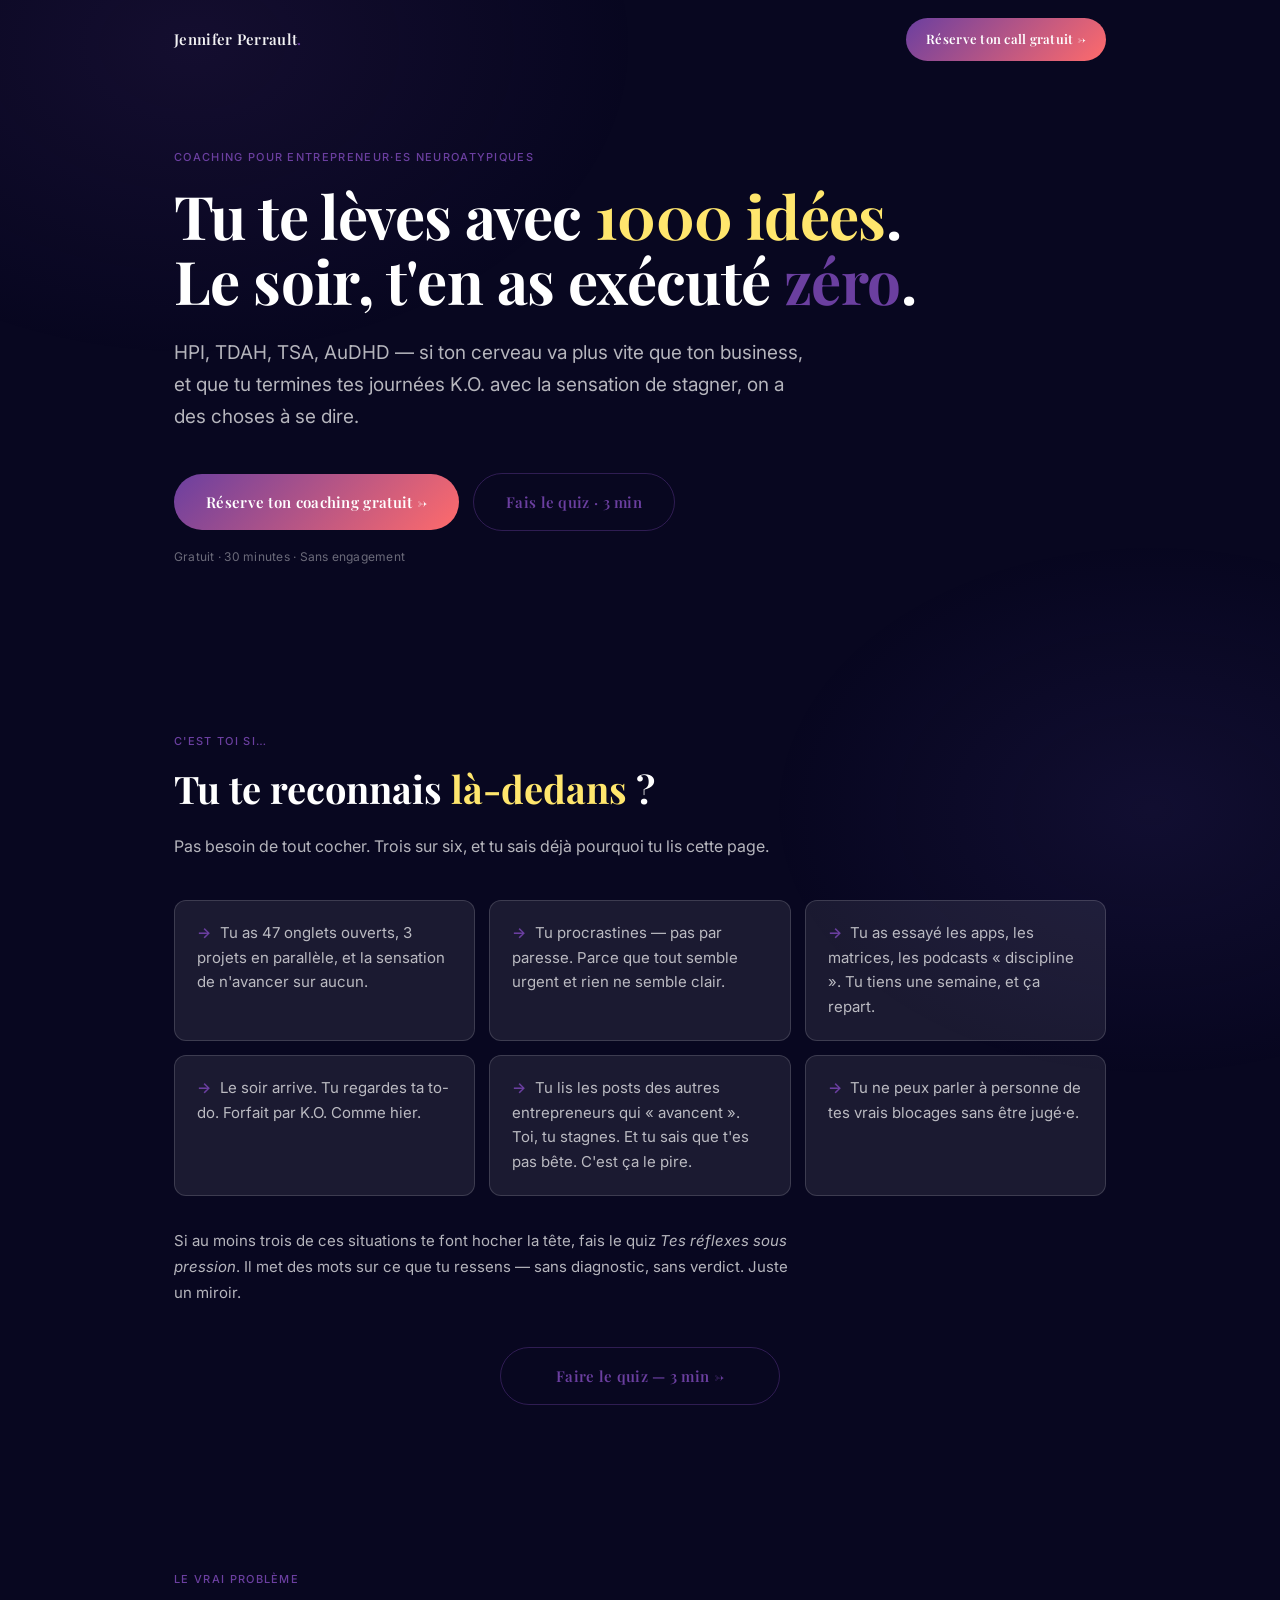
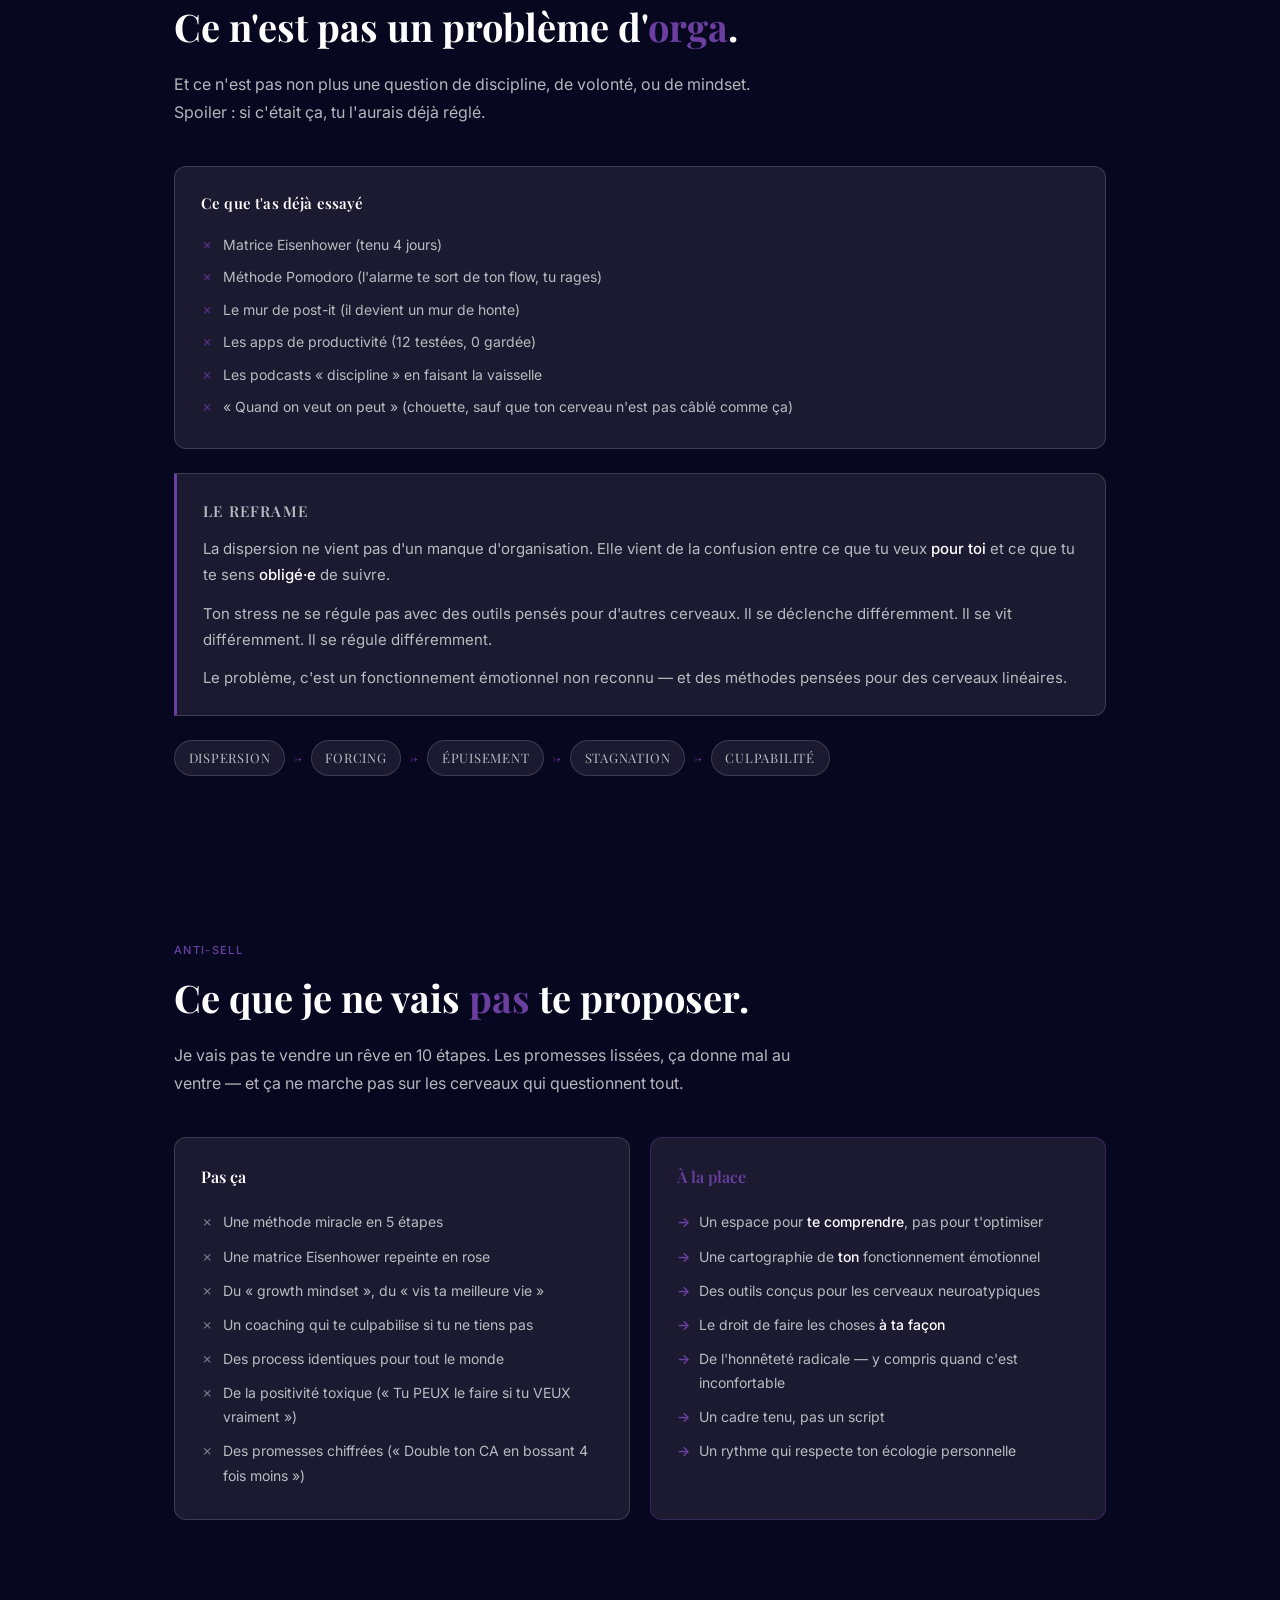
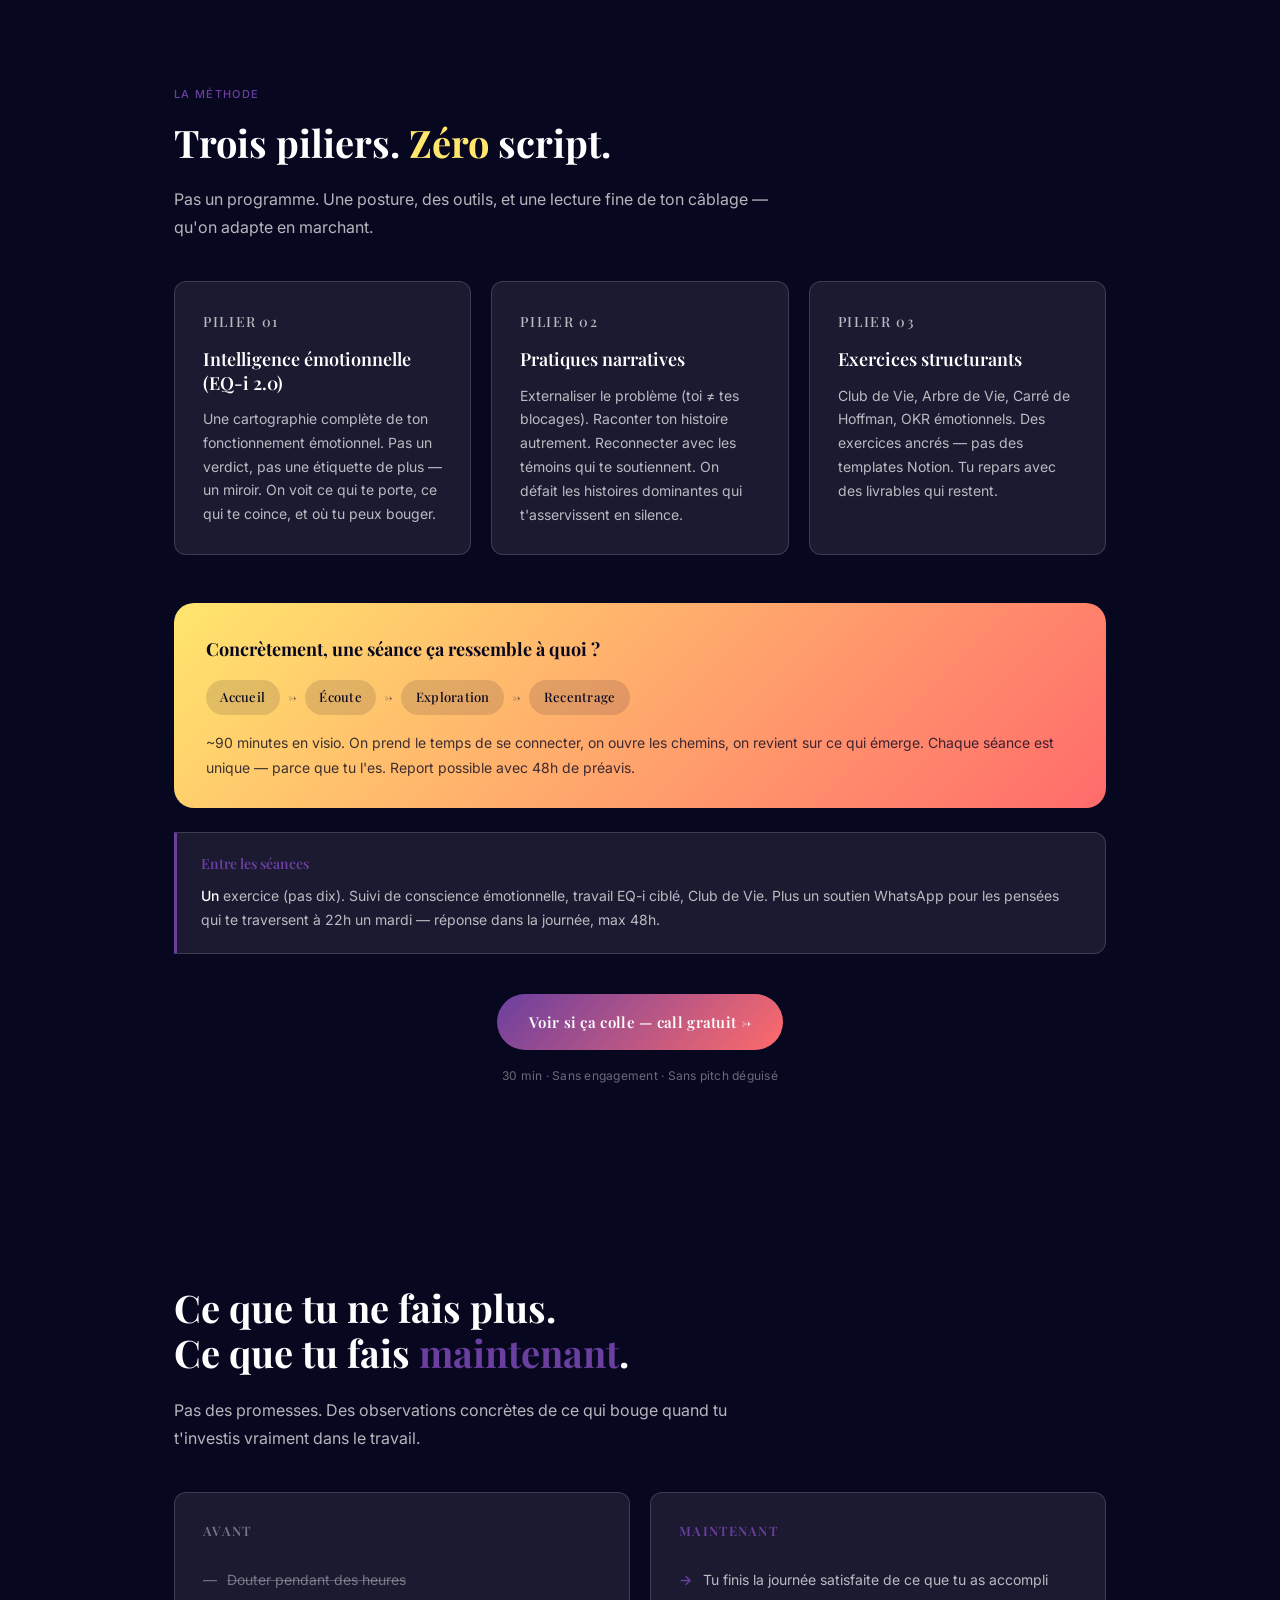
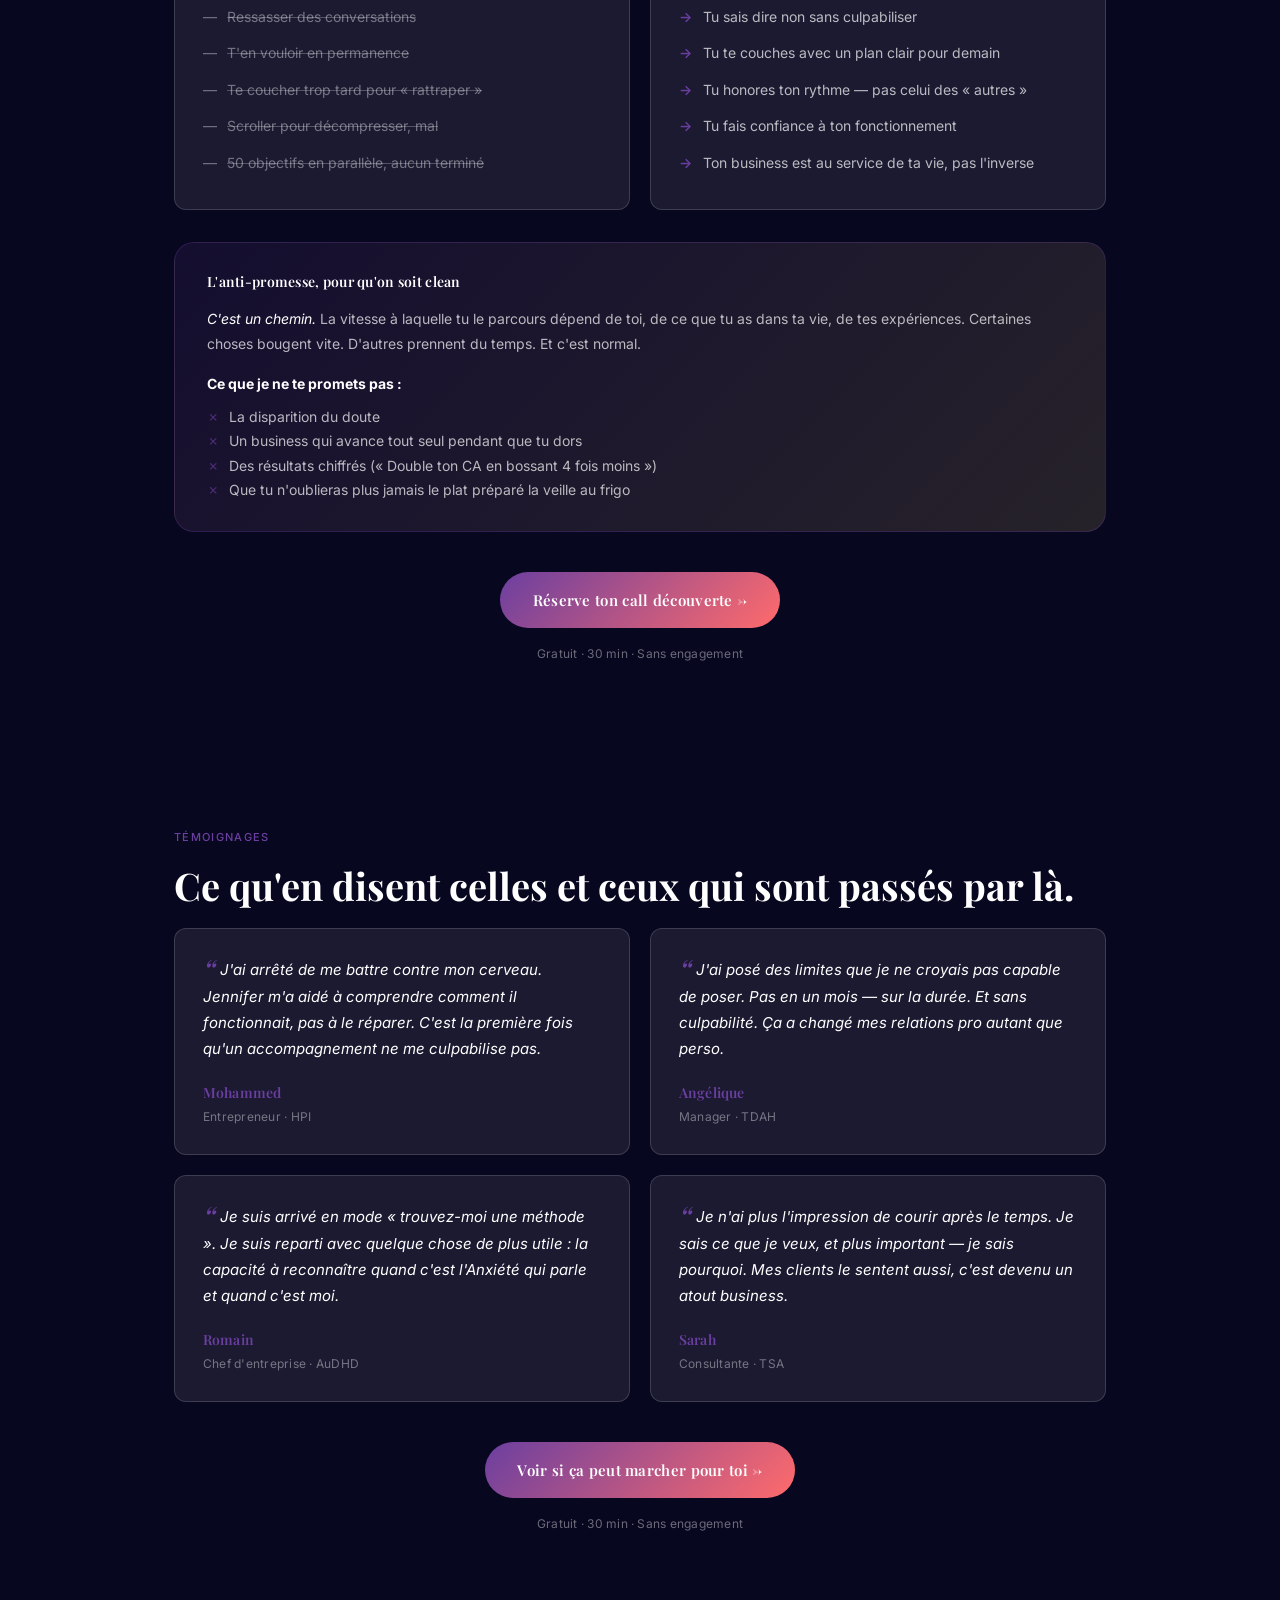
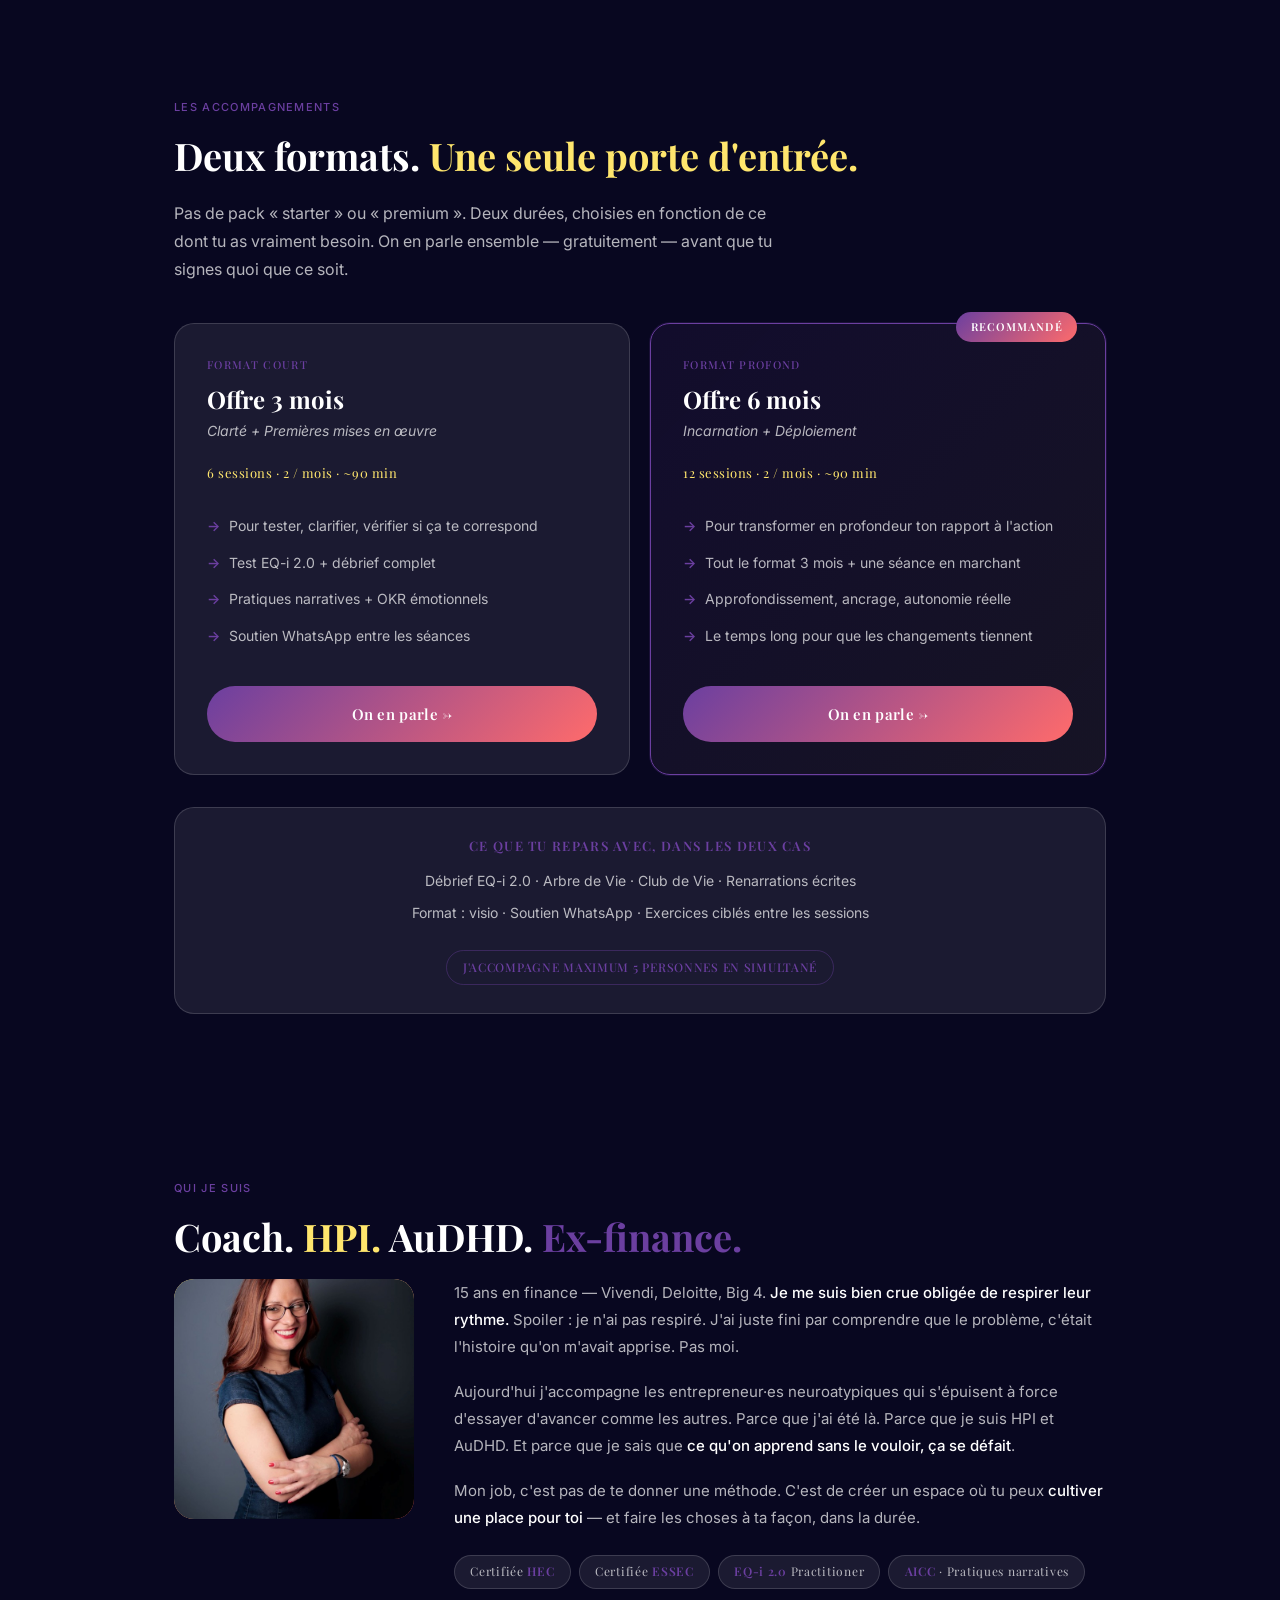
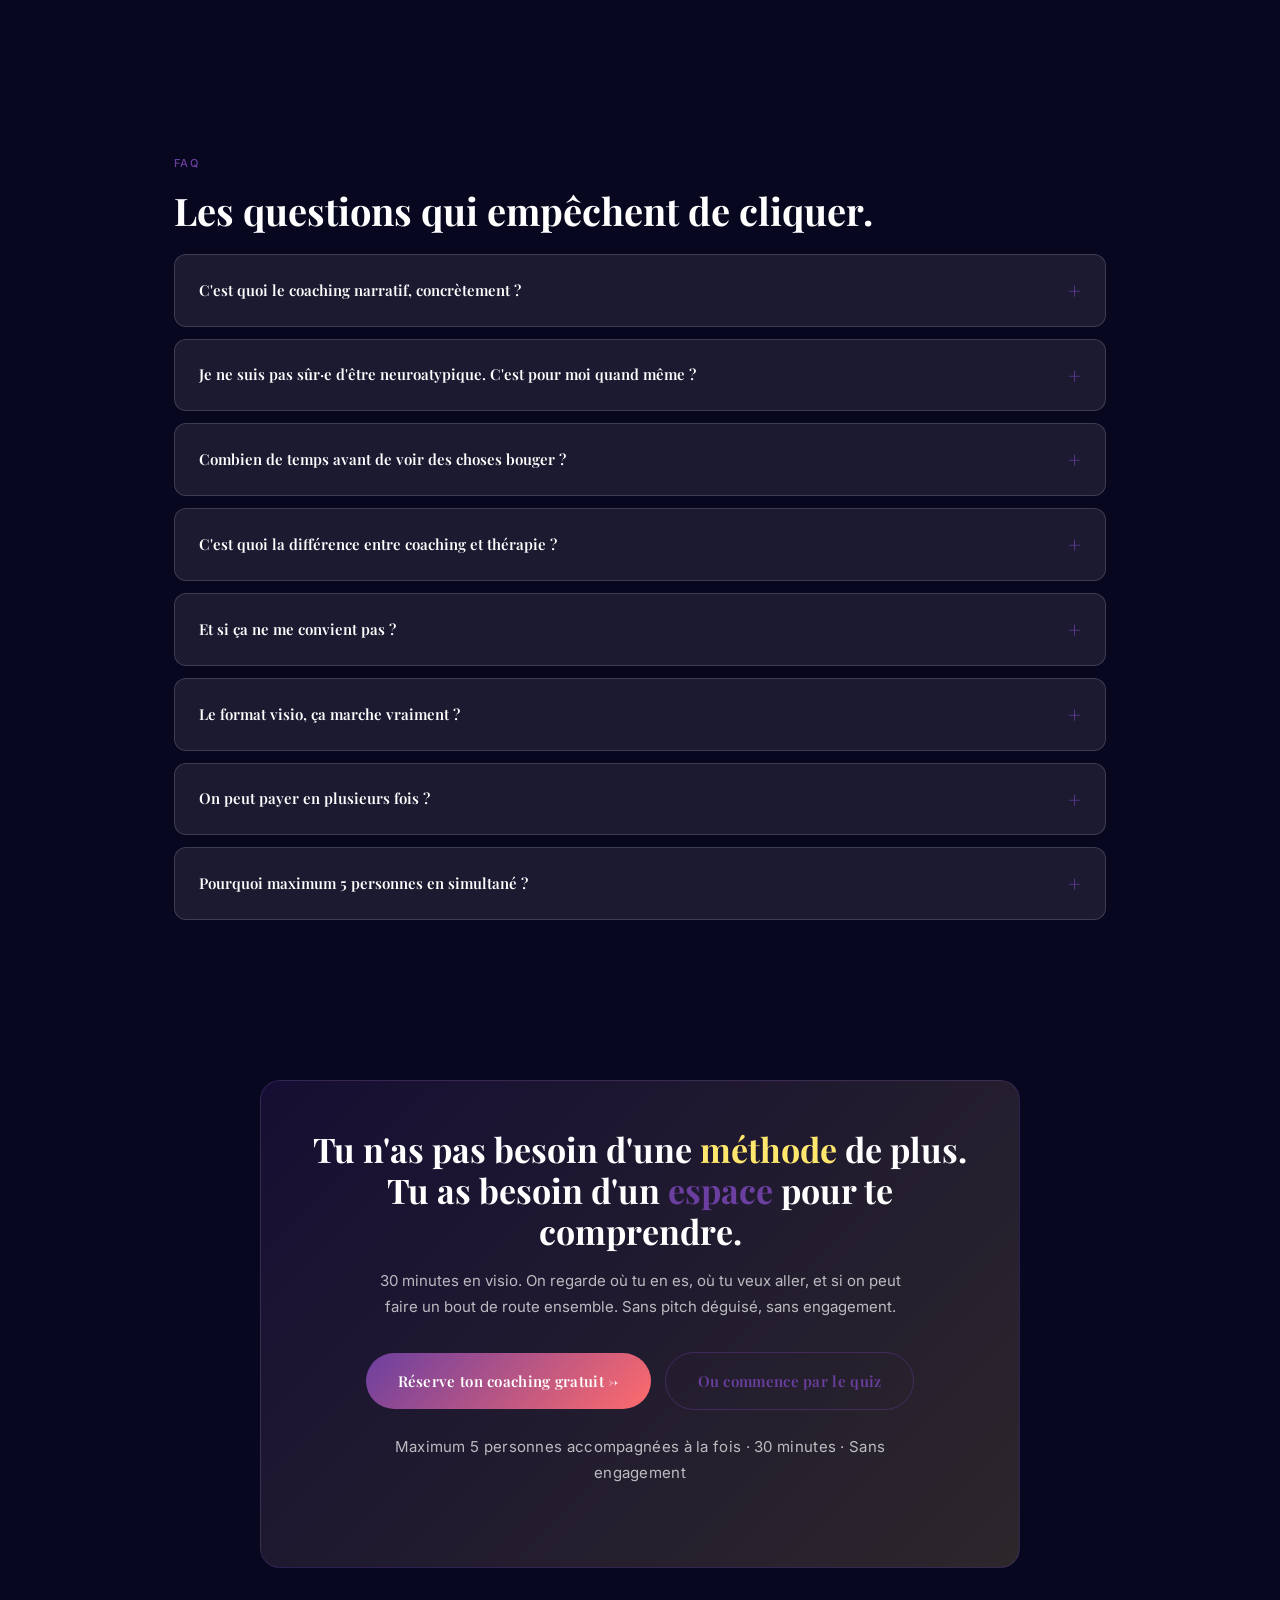
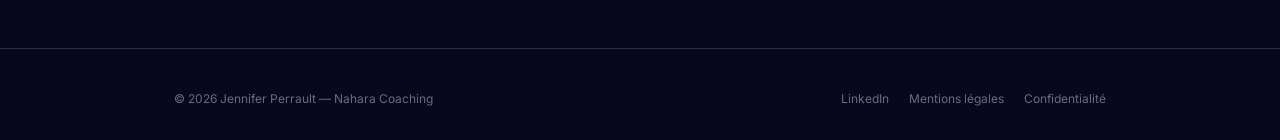
<file: index.html>
<!DOCTYPE html>
<html lang="fr">
<head>
<meta charset="UTF-8" />
<meta name="viewport" content="width=device-width, initial-scale=1.0" />
<title>Jennifer Perrault — Coaching pour entrepreneur·es neuroatypiques</title>
<meta name="description" content="Coaching narratif + intelligence émotionnelle pour entrepreneur·es HPI, TDAH, TSA. Sortir du cycle dispersion → forcing → épuisement, sans méthode miracle." />
<meta name="author" content="Jennifer Perrault — Nahara Coaching" />
<meta name="robots" content="index, follow" />
<link rel="canonical" href="https://nahara-coaching.com/" />

<meta property="og:type" content="website" />
<meta property="og:title" content="Jennifer Perrault — Coaching pour entrepreneur·es neuroatypiques" />
<meta property="og:description" content="Si ton cerveau va plus vite que ton business, on a des choses à se dire. HPI · TDAH · TSA · AuDHD." />
<meta property="og:url" content="https://nahara-coaching.com/" />
<meta property="og:image" content="https://nahara-coaching.com/assets/img/og-image.svg" />
<meta property="og:locale" content="fr_FR" />
<meta name="twitter:card" content="summary_large_image" />
<meta name="twitter:title" content="Jennifer Perrault — Coaching pour entrepreneur·es neuroatypiques" />
<meta name="twitter:description" content="Si ton cerveau va plus vite que ton business, on a des choses à se dire." />
<meta name="twitter:image" content="https://nahara-coaching.com/assets/img/og-image.svg" />
<meta name="theme-color" content="#080720" />

<link rel="icon" type="image/svg+xml" href="assets/img/favicon.svg" />

<link rel="preconnect" href="https://fonts.googleapis.com" />
<link rel="preconnect" href="https://fonts.gstatic.com" crossorigin />
<link href="https://fonts.googleapis.com/css2?family=Playfair+Display:wght@400;500;600;700&family=Inter:wght@300;400;500;600&display=swap" rel="stylesheet" />

<link rel="stylesheet" href="assets/css/styles.css" />
</head>
<body>

<a href="#main" class="skip-link">Aller au contenu</a>

<header class="site-header" id="siteHeader">
  <div class="header-inner">
    <a href="#top" class="logo" aria-label="Jennifer Perrault — Retour en haut">Jennifer Perrault<span>.</span></a>
    <a href="https://calendly.com/jennifer-perrault/coaching-offert-tes-reflexes-sous-pression" class="header-cta" target="_blank" rel="noopener">
      <span class="header-cta-full">Réserve ton call gratuit</span>
      <span aria-hidden="true">→</span>
    </a>
  </div>
</header>

<main id="main">
  <a id="top" tabindex="-1"></a>

  <!-- ============= HERO ============= -->
  <section class="hero" aria-labelledby="hero-h1">
    <div class="container">
      <p class="eyebrow reveal">Coaching pour entrepreneur·es neuroatypiques</p>
      <h1 id="hero-h1" class="reveal">
        Tu te lèves avec <span class="accent-gold">1000 idées</span>.<br>
        Le soir, t'en as exécuté <span class="accent-coral">zéro</span>.
      </h1>
      <p class="hero-sub reveal">
        HPI, TDAH, TSA, AuDHD — si ton cerveau va plus vite que ton business, et que tu termines tes journées K.O. avec la sensation de stagner, on a des choses à se dire.
      </p>
      <div class="btn-group reveal">
        <a href="https://calendly.com/jennifer-perrault/coaching-offert-tes-reflexes-sous-pression" class="btn btn-primary" target="_blank" rel="noopener">
          Réserve ton coaching gratuit →
        </a>
        <a href="/quiz/" class="btn btn-secondary">
          Fais le quiz · 3 min
        </a>
      </div>
      <p class="micro reveal">Gratuit · 30 minutes · Sans engagement</p>
    </div>
  </section>

  <!-- ============= IDENTIFICATION ============= -->
  <section id="identification" aria-labelledby="id-h2">
    <div class="container">
      <p class="eyebrow reveal">C'est toi si…</p>
      <h2 id="id-h2" class="section-title reveal">Tu te reconnais <span>là-dedans</span> ?</h2>
      <p class="section-sub reveal">
        Pas besoin de tout cocher. Trois sur six, et tu sais déjà pourquoi tu lis cette page.
      </p>

      <div class="id-grid">
        <div class="id-card reveal">Tu as 47 onglets ouverts, 3 projets en parallèle, et la sensation de n'avancer sur aucun.</div>
        <div class="id-card reveal">Tu procrastines — pas par paresse. Parce que tout semble urgent et rien ne semble clair.</div>
        <div class="id-card reveal">Tu as essayé les apps, les matrices, les podcasts « discipline ». Tu tiens une semaine, et ça repart.</div>
        <div class="id-card reveal">Le soir arrive. Tu regardes ta to-do. Forfait par K.O. Comme hier.</div>
        <div class="id-card reveal">Tu lis les posts des autres entrepreneurs qui « avancent ». Toi, tu stagnes. Et tu sais que t'es pas bête. C'est ça le pire.</div>
        <div class="id-card reveal">Tu ne peux parler à personne de tes vrais blocages sans être jugé·e.</div>
      </div>

      <p class="id-transition reveal">
        Si au moins trois de ces situations te font hocher la tête, fais le quiz <em>Tes réflexes sous pression</em>. Il met des mots sur ce que tu ressens — sans diagnostic, sans verdict. Juste un miroir.
      </p>
      <div class="cta-strip reveal">
        <a href="/quiz/" class="btn btn-secondary">
          Faire le quiz — 3 min →
        </a>
      </div>
    </div>
  </section>

  <!-- ============= LE VRAI PROBLÈME ============= -->
  <section id="probleme" aria-labelledby="probleme-h2">
    <div class="container">
      <p class="eyebrow reveal">Le vrai problème</p>
      <h2 id="probleme-h2" class="section-title reveal">
        Ce n'est pas un problème d'<em>orga</em>.
      </h2>
      <p class="section-sub reveal">
        Et ce n'est pas non plus une question de discipline, de volonté, ou de mindset. Spoiler : si c'était ça, tu l'aurais déjà réglé.
      </p>

      <div class="problem-grid">
        <div class="tried-list reveal">
          <h3>Ce que t'as déjà essayé</h3>
          <ul>
            <li>Matrice Eisenhower (tenu 4 jours)</li>
            <li>Méthode Pomodoro (l'alarme te sort de ton flow, tu rages)</li>
            <li>Le mur de post-it (il devient un mur de honte)</li>
            <li>Les apps de productivité (12 testées, 0 gardée)</li>
            <li>Les podcasts « discipline » en faisant la vaisselle</li>
            <li>« Quand on veut on peut » (chouette, sauf que ton cerveau n'est pas câblé comme ça)</li>
          </ul>
        </div>

        <div class="reframe reveal">
          <p class="reframe-title">Le reframe</p>
          <p>
            La dispersion ne vient pas d'un manque d'organisation. Elle vient de la confusion entre ce que tu veux <strong>pour toi</strong> et ce que tu te sens <strong>obligé·e</strong> de suivre.
          </p>
          <p>
            Ton stress ne se régule pas avec des outils pensés pour d'autres cerveaux. Il se déclenche différemment. Il se vit différemment. Il se régule différemment.
          </p>
          <p>
            Le problème, c'est un fonctionnement émotionnel non reconnu — et des méthodes pensées pour des cerveaux linéaires.
          </p>
        </div>
      </div>

      <div class="cycle reveal" aria-label="Cycle : dispersion, forcing, épuisement, stagnation, culpabilité">
        <span>Dispersion</span>
        <span class="arrow" aria-hidden="true">→</span>
        <span>Forcing</span>
        <span class="arrow" aria-hidden="true">→</span>
        <span>Épuisement</span>
        <span class="arrow" aria-hidden="true">→</span>
        <span>Stagnation</span>
        <span class="arrow" aria-hidden="true">→</span>
        <span>Culpabilité</span>
      </div>
    </div>
  </section>

  <!-- ============= ANTI-SELL ============= -->
  <section id="anti-sell" aria-labelledby="antisell-h2">
    <div class="container">
      <p class="eyebrow reveal">Anti-sell</p>
      <h2 id="antisell-h2" class="section-title reveal">Ce que je ne vais <em>pas</em> te proposer.</h2>
      <p class="section-sub reveal">
        Je vais pas te vendre un rêve en 10 étapes. Les promesses lissées, ça donne mal au ventre — et ça ne marche pas sur les cerveaux qui questionnent tout.
      </p>

      <div class="anti-sell">
        <div class="anti-col negative reveal">
          <h3>Pas ça</h3>
          <ul>
            <li>Une méthode miracle en 5 étapes</li>
            <li>Une matrice Eisenhower repeinte en rose</li>
            <li>Du « growth mindset », du « vis ta meilleure vie »</li>
            <li>Un coaching qui te culpabilise si tu ne tiens pas</li>
            <li>Des process identiques pour tout le monde</li>
            <li>De la positivité toxique (« Tu PEUX le faire si tu VEUX vraiment »)</li>
            <li>Des promesses chiffrées (« Double ton CA en bossant 4 fois moins »)</li>
          </ul>
        </div>
        <div class="anti-col positive reveal">
          <h3>À la place</h3>
          <ul>
            <li>Un espace pour <strong>te comprendre</strong>, pas pour t'optimiser</li>
            <li>Une cartographie de <strong>ton</strong> fonctionnement émotionnel</li>
            <li>Des outils conçus pour les cerveaux neuroatypiques</li>
            <li>Le droit de faire les choses <strong>à ta façon</strong></li>
            <li>De l'honnêteté radicale — y compris quand c'est inconfortable</li>
            <li>Un cadre tenu, pas un script</li>
            <li>Un rythme qui respecte ton écologie personnelle</li>
          </ul>
        </div>
      </div>
    </div>
  </section>

  <!-- ============= MÉTHODE ============= -->
  <section id="methode" aria-labelledby="methode-h2">
    <div class="container">
      <p class="eyebrow reveal">La méthode</p>
      <h2 id="methode-h2" class="section-title reveal">
        Trois piliers. <span>Zéro</span> script.
      </h2>
      <p class="section-sub reveal">
        Pas un programme. Une posture, des outils, et une lecture fine de ton câblage — qu'on adapte en marchant.
      </p>

      <div class="pillars">
        <article class="pillar reveal">
          <p class="pillar-num">Pilier 01</p>
          <h3>Intelligence émotionnelle (EQ-i 2.0)</h3>
          <p>Une cartographie complète de ton fonctionnement émotionnel. Pas un verdict, pas une étiquette de plus — un miroir. On voit ce qui te porte, ce qui te coince, et où tu peux bouger.</p>
        </article>
        <article class="pillar reveal">
          <p class="pillar-num">Pilier 02</p>
          <h3>Pratiques narratives</h3>
          <p>Externaliser le problème (toi ≠ tes blocages). Raconter ton histoire autrement. Reconnecter avec les témoins qui te soutiennent. On défait les histoires dominantes qui t'asservissent en silence.</p>
        </article>
        <article class="pillar reveal">
          <p class="pillar-num">Pilier 03</p>
          <h3>Exercices structurants</h3>
          <p>Club de Vie, Arbre de Vie, Carré de Hoffman, OKR émotionnels. Des exercices ancrés — pas des templates Notion. Tu repars avec des livrables qui restent.</p>
        </article>
      </div>

      <div class="session-block reveal">
        <h3>Concrètement, une séance ça ressemble à quoi ?</h3>
        <div class="session-flow" aria-label="Déroulé d'une séance">
          <span>Accueil</span>
          <span class="arrow" aria-hidden="true">→</span>
          <span>Écoute</span>
          <span class="arrow" aria-hidden="true">→</span>
          <span>Exploration</span>
          <span class="arrow" aria-hidden="true">→</span>
          <span>Recentrage</span>
        </div>
        <p>
          ~90 minutes en visio. On prend le temps de se connecter, on ouvre les chemins, on revient sur ce qui émerge. Chaque séance est unique — parce que tu l'es. Report possible avec 48h de préavis.
        </p>
      </div>

      <div class="between-sessions reveal">
        <h4>Entre les séances</h4>
        <p>
          <strong>Un</strong> exercice (pas dix). Suivi de conscience émotionnelle, travail EQ-i ciblé, Club de Vie. Plus un soutien WhatsApp pour les pensées qui te traversent à 22h un mardi — réponse dans la journée, max 48h.
        </p>
      </div>

      <div class="cta-strip reveal">
        <a href="https://calendly.com/jennifer-perrault/coaching-offert-tes-reflexes-sous-pression" class="btn btn-primary" target="_blank" rel="noopener">
          Voir si ça colle — call gratuit →
        </a>
        <span class="micro">30 min · Sans engagement · Sans pitch déguisé</span>
      </div>
    </div>
  </section>

  <!-- ============= RÉSULTATS ============= -->
  <section id="resultats" aria-labelledby="resultats-h2">
    <div class="container">
      <p class="eyebrow reveal">Ce qui peut changer</p>
      <h2 id="resultats-h2" class="section-title reveal">
        Ce que tu ne fais plus.<br>Ce que tu fais <em>maintenant</em>.
      </h2>
      <p class="section-sub reveal">
        Pas des promesses. Des observations concrètes de ce qui bouge quand tu t'investis vraiment dans le travail.
      </p>

      <div class="results-grid">
        <div class="result-col before reveal">
          <h3>Avant</h3>
          <ul>
            <li>Douter pendant des heures</li>
            <li>Ressasser des conversations</li>
            <li>T'en vouloir en permanence</li>
            <li>Te coucher trop tard pour « rattraper »</li>
            <li>Scroller pour décompresser, mal</li>
            <li>50 objectifs en parallèle, aucun terminé</li>
          </ul>
        </div>
        <div class="result-col after reveal">
          <h3>Maintenant</h3>
          <ul>
            <li>Tu finis la journée satisfaite de ce que tu as accompli</li>
            <li>Tu sais dire non sans culpabiliser</li>
            <li>Tu te couches avec un plan clair pour demain</li>
            <li>Tu honores ton rythme — pas celui des « autres »</li>
            <li>Tu fais confiance à ton fonctionnement</li>
            <li>Ton business est au service de ta vie, pas l'inverse</li>
          </ul>
        </div>
      </div>

      <div class="anti-promise reveal">
        <h4>L'anti-promesse, pour qu'on soit clean</h4>
        <p>
          <em>C'est un chemin.</em> La vitesse à laquelle tu le parcours dépend de toi, de ce que tu as dans ta vie, de tes expériences. Certaines choses bougent vite. D'autres prennent du temps. Et c'est normal.
        </p>
        <p class="not-promise-label"><strong>Ce que je ne te promets pas :</strong></p>
        <ul>
          <li>La disparition du doute</li>
          <li>Un business qui avance tout seul pendant que tu dors</li>
          <li>Des résultats chiffrés (« Double ton CA en bossant 4 fois moins »)</li>
          <li>Que tu n'oublieras plus jamais le plat préparé la veille au frigo</li>
        </ul>
      </div>

      <div class="cta-strip reveal">
        <a href="https://calendly.com/jennifer-perrault/coaching-offert-tes-reflexes-sous-pression" class="btn btn-primary" target="_blank" rel="noopener">
          Réserve ton call découverte →
        </a>
        <span class="micro">Gratuit · 30 min · Sans engagement</span>
      </div>
    </div>
  </section>

  <!-- ============= TÉMOIGNAGES ============= -->
  <section id="temoignages" aria-labelledby="temoignages-h2">
    <div class="container">
      <p class="eyebrow reveal">Témoignages</p>
      <h2 id="temoignages-h2" class="section-title reveal">Ce qu'en disent celles et ceux qui sont passés par là.</h2>

      <div class="testimonials">
        <article class="testimonial reveal">
          <p class="testimonial-quote">J'ai arrêté de me battre contre mon cerveau. Jennifer m'a aidé à comprendre comment il fonctionnait, pas à le réparer. C'est la première fois qu'un accompagnement ne me culpabilise pas.</p>
          <p class="testimonial-author">Mohammed</p>
          <p class="testimonial-role">Entrepreneur · HPI</p>
        </article>
        <article class="testimonial reveal">
          <p class="testimonial-quote">J'ai posé des limites que je ne croyais pas capable de poser. Pas en un mois — sur la durée. Et sans culpabilité. Ça a changé mes relations pro autant que perso.</p>
          <p class="testimonial-author">Angélique</p>
          <p class="testimonial-role">Manager · TDAH</p>
        </article>
        <article class="testimonial reveal">
          <p class="testimonial-quote">Je suis arrivé en mode « trouvez-moi une méthode ». Je suis reparti avec quelque chose de plus utile : la capacité à reconnaître quand c'est l'Anxiété qui parle et quand c'est moi.</p>
          <p class="testimonial-author">Romain</p>
          <p class="testimonial-role">Chef d'entreprise · AuDHD</p>
        </article>
        <article class="testimonial reveal">
          <p class="testimonial-quote">Je n'ai plus l'impression de courir après le temps. Je sais ce que je veux, et plus important — je sais pourquoi. Mes clients le sentent aussi, c'est devenu un atout business.</p>
          <p class="testimonial-author">Sarah</p>
          <p class="testimonial-role">Consultante · TSA</p>
        </article>
      </div>

      <div class="cta-strip reveal">
        <a href="https://calendly.com/jennifer-perrault/coaching-offert-tes-reflexes-sous-pression" class="btn btn-primary" target="_blank" rel="noopener">
          Voir si ça peut marcher pour toi →
        </a>
        <span class="micro">Gratuit · 30 min · Sans engagement</span>
      </div>
    </div>
  </section>

  <!-- ============= OFFRES ============= -->
  <section id="offres" aria-labelledby="offres-h2">
    <div class="container">
      <p class="eyebrow reveal">Les accompagnements</p>
      <h2 id="offres-h2" class="section-title reveal">Deux formats. <span>Une seule porte d'entrée.</span></h2>
      <p class="section-sub reveal">
        Pas de pack « starter » ou « premium ». Deux durées, choisies en fonction de ce dont tu as vraiment besoin. On en parle ensemble — gratuitement — avant que tu signes quoi que ce soit.
      </p>

      <div class="offers">
        <article class="offer reveal">
          <p class="offer-eyebrow">Format court</p>
          <h3>Offre 3 mois</h3>
          <p class="offer-tagline">Clarté + Premières mises en œuvre</p>
          <p class="offer-duration">6 sessions · 2 / mois · ~90 min</p>
          <ul>
            <li>Pour tester, clarifier, vérifier si ça te correspond</li>
            <li>Test EQ-i 2.0 + débrief complet</li>
            <li>Pratiques narratives + OKR émotionnels</li>
            <li>Soutien WhatsApp entre les séances</li>
          </ul>
          <a href="https://calendly.com/jennifer-perrault/coaching-offert-tes-reflexes-sous-pression" class="btn btn-primary" target="_blank" rel="noopener">On en parle →</a>
        </article>

        <article class="offer featured reveal">
          <span class="offer-badge">Recommandé</span>
          <p class="offer-eyebrow">Format profond</p>
          <h3>Offre 6 mois</h3>
          <p class="offer-tagline">Incarnation + Déploiement</p>
          <p class="offer-duration">12 sessions · 2 / mois · ~90 min</p>
          <ul>
            <li>Pour transformer en profondeur ton rapport à l'action</li>
            <li>Tout le format 3 mois + une séance en marchant</li>
            <li>Approfondissement, ancrage, autonomie réelle</li>
            <li>Le temps long pour que les changements tiennent</li>
          </ul>
          <a href="https://calendly.com/jennifer-perrault/coaching-offert-tes-reflexes-sous-pression" class="btn btn-primary" target="_blank" rel="noopener">On en parle →</a>
        </article>
      </div>

      <div class="offer-common reveal">
        <h4>Ce que tu repars avec, dans les deux cas</h4>
        <p>Débrief EQ-i 2.0 · Arbre de Vie · Club de Vie · Renarrations écrites</p>
        <p>Format : visio · Soutien WhatsApp · Exercices ciblés entre les sessions</p>
        <span class="scarcity">J'accompagne maximum 5 personnes en simultané</span>
      </div>
    </div>
  </section>

  <!-- ============= ABOUT ============= -->
  <section id="about" aria-labelledby="about-h2">
    <div class="container">
      <p class="eyebrow reveal">Qui je suis</p>
      <h2 id="about-h2" class="section-title reveal">Coach. <span>HPI.</span> AuDHD. <em>Ex-finance.</em></h2>

      <div class="about">
        <div class="about-photo reveal">
          <img src="assets/img/jennifer.jpg" alt="Jennifer Perrault" loading="lazy" />
        </div>
        <div class="about-text reveal">
          <p>
            15 ans en finance — Vivendi, Deloitte, Big 4. <strong>Je me suis bien crue obligée de respirer leur rythme.</strong> Spoiler : je n'ai pas respiré. J'ai juste fini par comprendre que le problème, c'était l'histoire qu'on m'avait apprise. Pas moi.
          </p>
          <p>
            Aujourd'hui j'accompagne les entrepreneur·es neuroatypiques qui s'épuisent à force d'essayer d'avancer comme les autres. Parce que j'ai été là. Parce que je suis HPI et AuDHD. Et parce que je sais que <strong>ce qu'on apprend sans le vouloir, ça se défait</strong>.
          </p>
          <p>
            Mon job, c'est pas de te donner une méthode. C'est de créer un espace où tu peux <strong>cultiver une place pour toi</strong> — et faire les choses à ta façon, dans la durée.
          </p>

          <div class="badges">
            <span class="badge">Certifiée <strong>HEC</strong></span>
            <span class="badge">Certifiée <strong>ESSEC</strong></span>
            <span class="badge"><strong>EQ-i 2.0</strong> Practitioner</span>
            <span class="badge"><strong>AICC</strong> · Pratiques narratives</span>
          </div>
        </div>
      </div>
    </div>
  </section>

  <!-- ============= FAQ ============= -->
  <section id="faq" aria-labelledby="faq-h2">
    <div class="container">
      <p class="eyebrow reveal">FAQ</p>
      <h2 id="faq-h2" class="section-title reveal">Les questions qui empêchent de cliquer.</h2>

      <div class="faq-list reveal">
        <details class="faq-item">
          <summary>C'est quoi le coaching narratif, concrètement ?</summary>
          <div class="faq-answer">
            <p>Une approche qui considère que tu n'es pas tes blocages. On externalise le problème (l'Anxiété, l'Évitement, le Forcing — avec des majuscules, parce que ce sont des personnages, pas toi), on raconte ton histoire autrement, et on reconnecte avec ce qui te porte vraiment.</p>
            <p>Ce n'est pas une méthode rigide. C'est une posture, et des conversations qui font bouger ce que les listes de tâches n'arriveront jamais à bouger.</p>
          </div>
        </details>

        <details class="faq-item">
          <summary>Je ne suis pas sûr·e d'être neuroatypique. C'est pour moi quand même ?</summary>
          <div class="faq-answer">
            <p>Oui. Tu n'as pas besoin d'un diagnostic pour commencer. Beaucoup de mes client·es se sont auto-identifié·es, ou découvrent leur fonctionnement <em>pendant</em> l'accompagnement. Le test EQ-i 2.0 cartographie ton fonctionnement émotionnel — peu importe l'étiquette.</p>
          </div>
        </details>

        <details class="faq-item">
          <summary>Combien de temps avant de voir des choses bouger ?</summary>
          <div class="faq-answer">
            <p>Honnêtement ? Certaines choses bougent dès la première séance — souvent du soulagement, de la clarté, l'impression d'être enfin entendu·e. D'autres prennent 3, 6 mois. C'est un chemin, pas un sprint.</p>
            <p>Si tu cherches une transformation en 21 jours, je ne suis pas la bonne personne — et ce n'est pas un mauvais signal, c'est juste pas mon job.</p>
          </div>
        </details>

        <details class="faq-item">
          <summary>C'est quoi la différence entre coaching et thérapie ?</summary>
          <div class="faq-answer">
            <p>Je ne fais pas de thérapie. Je ne traite pas de pathologie. Je ne remplace pas un·e psy ou un·e psychiatre.</p>
            <p>Le coaching travaille sur ton fonctionnement actuel, tes choix, ta direction. Si tu identifies des sujets qui relèvent du thérapeutique pendant l'accompagnement, je te le dis honnêtement — et on peut articuler.</p>
          </div>
        </details>

        <details class="faq-item">
          <summary>Et si ça ne me convient pas ?</summary>
          <div class="faq-answer">
            <p>C'est exactement pour ça que le premier call est gratuit, et que l'offre 3 mois existe : pour tester, vérifier, sans engagement long. On évalue ensemble si on continue, ou pas. Pas de drama.</p>
          </div>
        </details>

        <details class="faq-item">
          <summary>Le format visio, ça marche vraiment ?</summary>
          <div class="faq-answer">
            <p>Oui, et même mieux pour beaucoup de cerveaux neuroatypiques (tu choisis ton environnement, tu peux te lever, tu maîtrises les stimuli). L'offre 6 mois inclut une séance en marchant si tu veux varier.</p>
          </div>
        </details>

        <details class="faq-item">
          <summary>On peut payer en plusieurs fois ?</summary>
          <div class="faq-answer">
            <p>Oui. Le paiement est mensualisé sur la durée de ton accompagnement (3 ou 6 mois). On en parle pendant le call découverte — sans pitch, sans pression.</p>
          </div>
        </details>

        <details class="faq-item">
          <summary>Pourquoi maximum 5 personnes en simultané ?</summary>
          <div class="faq-answer">
            <p>Parce que c'est ce que je peux porter en restant qualitative. Mon travail demande de la disponibilité mentale entre les séances — pas juste pendant. À plus de 5, je ne tiens pas la qualité. À moins de 5, je m'ennuie. C'est ma jauge.</p>
          </div>
        </details>
      </div>
    </div>
  </section>

  <!-- ============= CTA FINAL ============= -->
  <section id="final" aria-labelledby="final-h2">
    <div class="container">
      <div class="final-cta reveal">
        <h2 id="final-h2">
          Tu n'as pas besoin d'une <span>méthode</span> de plus.<br>
          Tu as besoin d'un <em>espace</em> pour te comprendre.
        </h2>
        <p>
          30 minutes en visio. On regarde où tu en es, où tu veux aller, et si on peut faire un bout de route ensemble. Sans pitch déguisé, sans engagement.
        </p>
        <div class="btn-group">
          <a href="https://calendly.com/jennifer-perrault/coaching-offert-tes-reflexes-sous-pression" class="btn btn-primary" target="_blank" rel="noopener">
            Réserve ton coaching gratuit →
          </a>
          <a href="/quiz/" class="btn btn-secondary">
            Ou commence par le quiz
          </a>
        </div>
        <p class="micro">
          Maximum 5 personnes accompagnées à la fois · 30 minutes · Sans engagement
        </p>
      </div>
    </div>
  </section>

</main>

<footer>
  <div class="footer-inner">
    <div>© <span id="year">2026</span> Jennifer Perrault — Nahara Coaching</div>
    <div class="footer-links">
      <a href="https://www.linkedin.com/in/jennifer-perrault-coach/" target="_blank" rel="noopener">LinkedIn</a>
      <a href="mentions-legales.html">Mentions légales</a>
      <a href="confidentialite.html">Confidentialité</a>
    </div>
  </div>
</footer>

<script src="assets/js/main.js" defer></script>
</body>
</html>
</file>
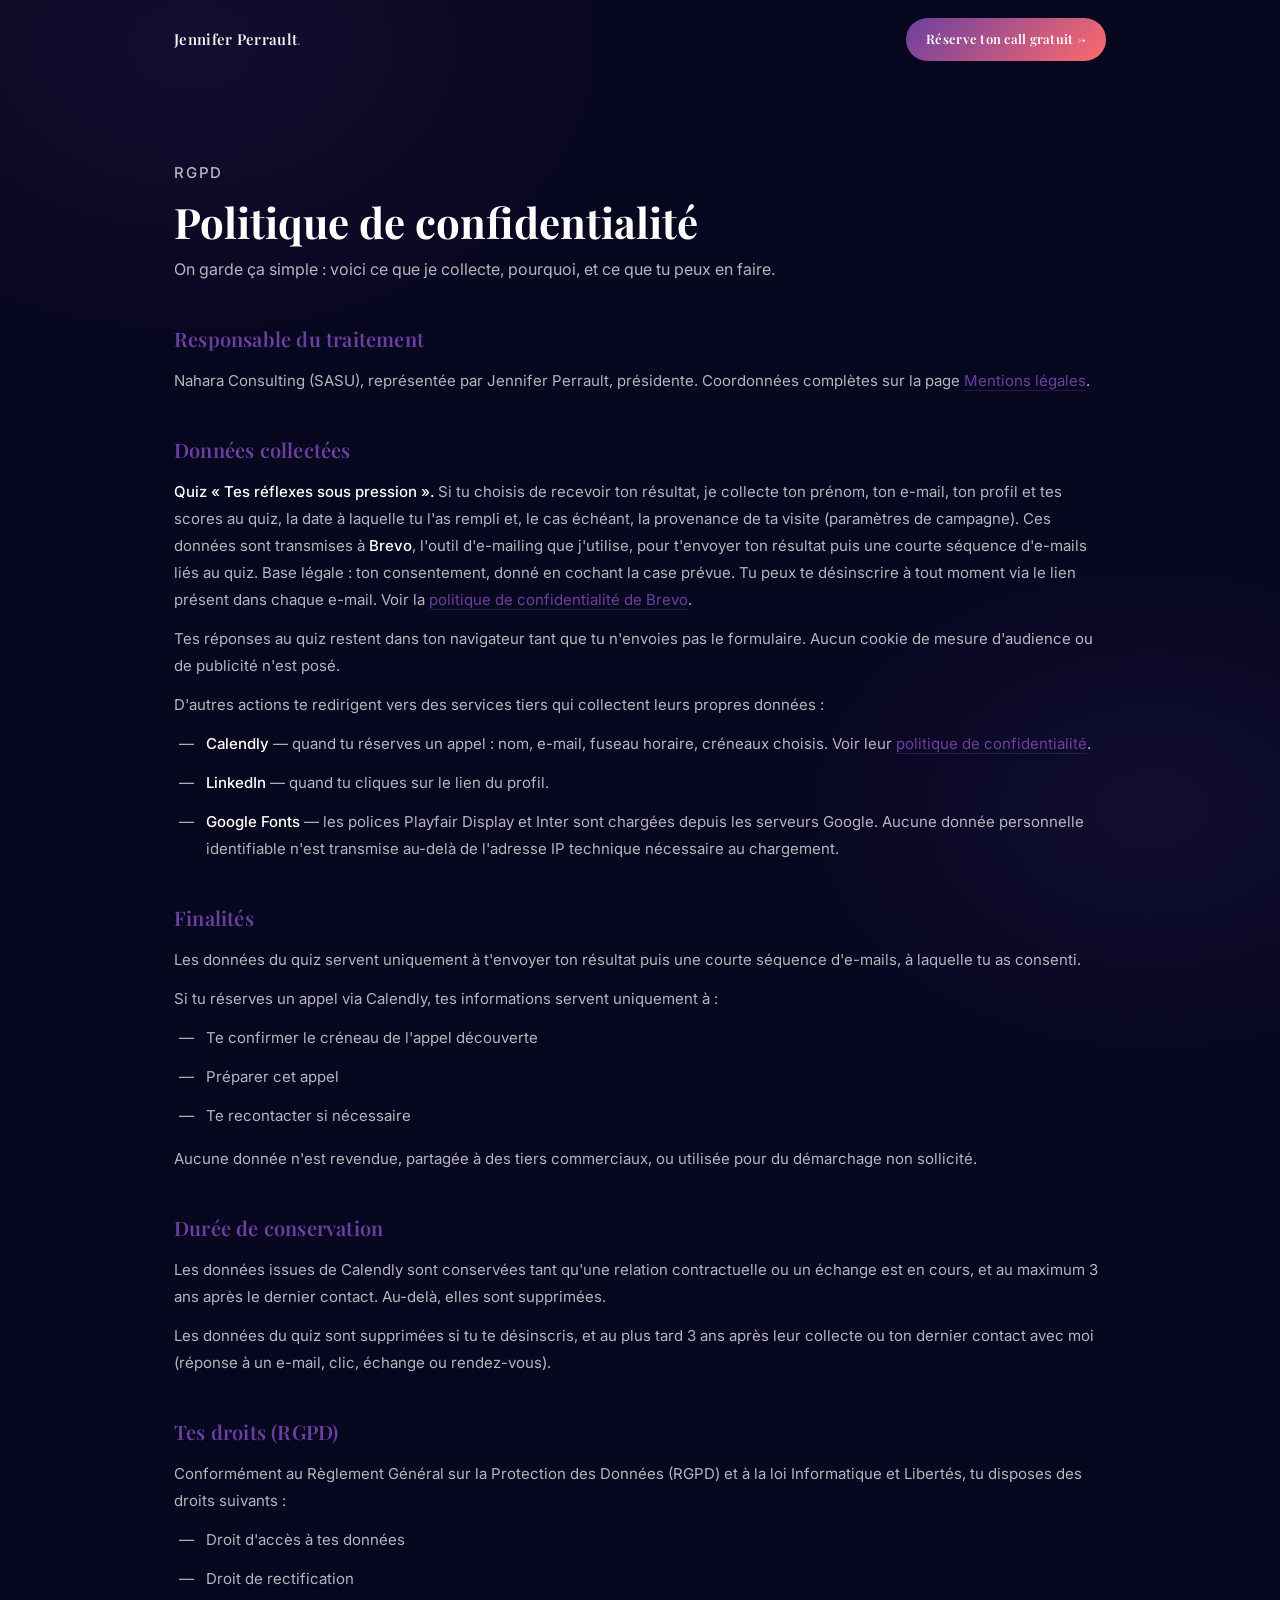
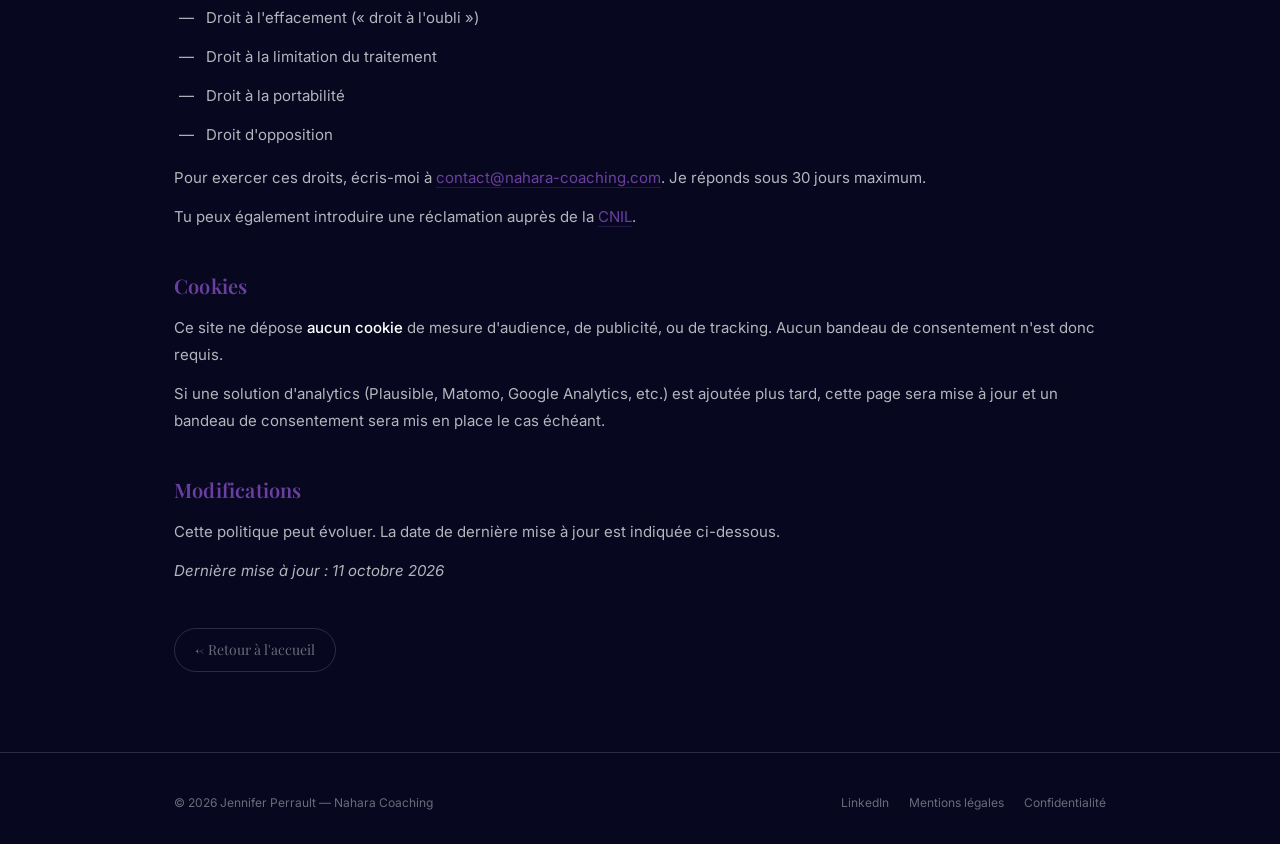
<file: confidentialite.html>
<!DOCTYPE html>
<html lang="fr">
<head>
<meta charset="UTF-8" />
<meta name="viewport" content="width=device-width, initial-scale=1.0" />
<title>Politique de confidentialité — Jennifer Perrault · Nahara Coaching</title>
<meta name="description" content="Politique de confidentialité et traitement des données personnelles — Nahara Coaching." />
<meta name="robots" content="noindex, follow" />
<meta name="theme-color" content="#080720" />
<link rel="icon" type="image/svg+xml" href="assets/img/favicon.svg" />
<link rel="preconnect" href="https://fonts.googleapis.com" />
<link rel="preconnect" href="https://fonts.gstatic.com" crossorigin />
<link href="https://fonts.googleapis.com/css2?family=Playfair+Display:wght@400;500;600;700&family=Inter:wght@300;400;500;600&display=swap" rel="stylesheet" />
<link rel="stylesheet" href="assets/css/styles.css" />
</head>
<body>

<header class="site-header" id="siteHeader">
  <div class="header-inner">
    <a href="index.html" class="logo">Jennifer Perrault<span>.</span></a>
    <a href="https://calendly.com/jennifer-perrault/coaching-offert-tes-reflexes-sous-pression" class="header-cta" target="_blank" rel="noopener">
      <span class="header-cta-full">Réserve ton call gratuit</span>
      <span aria-hidden="true">→</span>
    </a>
  </div>
</header>

<main>
  <section class="content-page">
    <div class="container">
      <p class="eyebrow">RGPD</p>
      <h1>Politique de confidentialité</h1>
      <p class="lead">On garde ça simple : voici ce que je collecte, pourquoi, et ce que tu peux en faire.</p>

      <h2>Responsable du traitement</h2>
      <p>Nahara Consulting (SASU), représentée par Jennifer Perrault, présidente. Coordonnées complètes sur la page <a href="mentions-legales.html">Mentions légales</a>.</p>

      <h2>Données collectées</h2>
      <p><strong>Quiz « Tes réflexes sous pression ».</strong> Si tu choisis de recevoir ton résultat, je collecte ton prénom, ton e-mail, ton profil et tes scores au quiz, la date à laquelle tu l'as rempli et, le cas échéant, la provenance de ta visite (paramètres de campagne). Ces données sont transmises à <strong>Brevo</strong>, l'outil d'e-mailing que j'utilise, pour t'envoyer ton résultat puis une courte séquence d'e-mails liés au quiz. Base légale : ton consentement, donné en cochant la case prévue. Tu peux te désinscrire à tout moment via le lien présent dans chaque e-mail. Voir la <a href="https://www.brevo.com/fr/legal/privacypolicy/" target="_blank" rel="noopener">politique de confidentialité de Brevo</a>.</p>
      <p>Tes réponses au quiz restent dans ton navigateur tant que tu n'envoies pas le formulaire. Aucun cookie de mesure d'audience ou de publicité n'est posé.</p>
      <p>D'autres actions te redirigent vers des services tiers qui collectent leurs propres données :</p>
      <ul>
        <li><strong>Calendly</strong> — quand tu réserves un appel : nom, e-mail, fuseau horaire, créneaux choisis. Voir leur <a href="https://calendly.com/privacy" target="_blank" rel="noopener">politique de confidentialité</a>.</li>
        <li><strong>LinkedIn</strong> — quand tu cliques sur le lien du profil.</li>
        <li><strong>Google Fonts</strong> — les polices Playfair Display et Inter sont chargées depuis les serveurs Google. Aucune donnée personnelle identifiable n'est transmise au-delà de l'adresse IP technique nécessaire au chargement.</li>
      </ul>

      <h2>Finalités</h2>
      <p>Les données du quiz servent uniquement à t'envoyer ton résultat puis une courte séquence d'e-mails, à laquelle tu as consenti.</p>
      <p>Si tu réserves un appel via Calendly, tes informations servent uniquement à :</p>
      <ul>
        <li>Te confirmer le créneau de l'appel découverte</li>
        <li>Préparer cet appel</li>
        <li>Te recontacter si nécessaire</li>
      </ul>
      <p>Aucune donnée n'est revendue, partagée à des tiers commerciaux, ou utilisée pour du démarchage non sollicité.</p>

      <h2>Durée de conservation</h2>
      <p>Les données issues de Calendly sont conservées tant qu'une relation contractuelle ou un échange est en cours, et au maximum 3 ans après le dernier contact. Au-delà, elles sont supprimées.</p>
      <p>Les données du quiz sont supprimées si tu te désinscris, et au plus tard 3 ans après leur collecte ou ton dernier contact avec moi (réponse à un e-mail, clic, échange ou rendez-vous).</p>

      <h2>Tes droits (RGPD)</h2>
      <p>Conformément au Règlement Général sur la Protection des Données (RGPD) et à la loi Informatique et Libertés, tu disposes des droits suivants :</p>
      <ul>
        <li>Droit d'accès à tes données</li>
        <li>Droit de rectification</li>
        <li>Droit à l'effacement (« droit à l'oubli »)</li>
        <li>Droit à la limitation du traitement</li>
        <li>Droit à la portabilité</li>
        <li>Droit d'opposition</li>
      </ul>
      <p>Pour exercer ces droits, écris-moi à <a href="mailto:contact@nahara-coaching.com">contact@nahara-coaching.com</a>. Je réponds sous 30 jours maximum.</p>
      <p>Tu peux également introduire une réclamation auprès de la <a href="https://www.cnil.fr/" target="_blank" rel="noopener">CNIL</a>.</p>

      <h2>Cookies</h2>
      <p>Ce site ne dépose <strong>aucun cookie</strong> de mesure d'audience, de publicité, ou de tracking. Aucun bandeau de consentement n'est donc requis.</p>
      <p>Si une solution d'analytics (Plausible, Matomo, Google Analytics, etc.) est ajoutée plus tard, cette page sera mise à jour et un bandeau de consentement sera mis en place le cas échéant.</p>

      <h2>Modifications</h2>
      <p>Cette politique peut évoluer. La date de dernière mise à jour est indiquée ci-dessous.</p>
      <p><em>Dernière mise à jour : <span id="lastUpdate">11 octobre 2026</span></em></p>

      <a href="index.html" class="back">← Retour à l'accueil</a>
    </div>
  </section>
</main>

<footer>
  <div class="footer-inner">
    <div>© <span id="year">2026</span> Jennifer Perrault — Nahara Coaching</div>
    <div class="footer-links">
      <a href="https://www.linkedin.com/in/jennifer-perrault-coach/" target="_blank" rel="noopener">LinkedIn</a>
      <a href="mentions-legales.html">Mentions légales</a>
      <a href="confidentialite.html">Confidentialité</a>
    </div>
  </div>
</footer>

<script src="assets/js/main.js" defer></script>
</body>
</html>
</file>
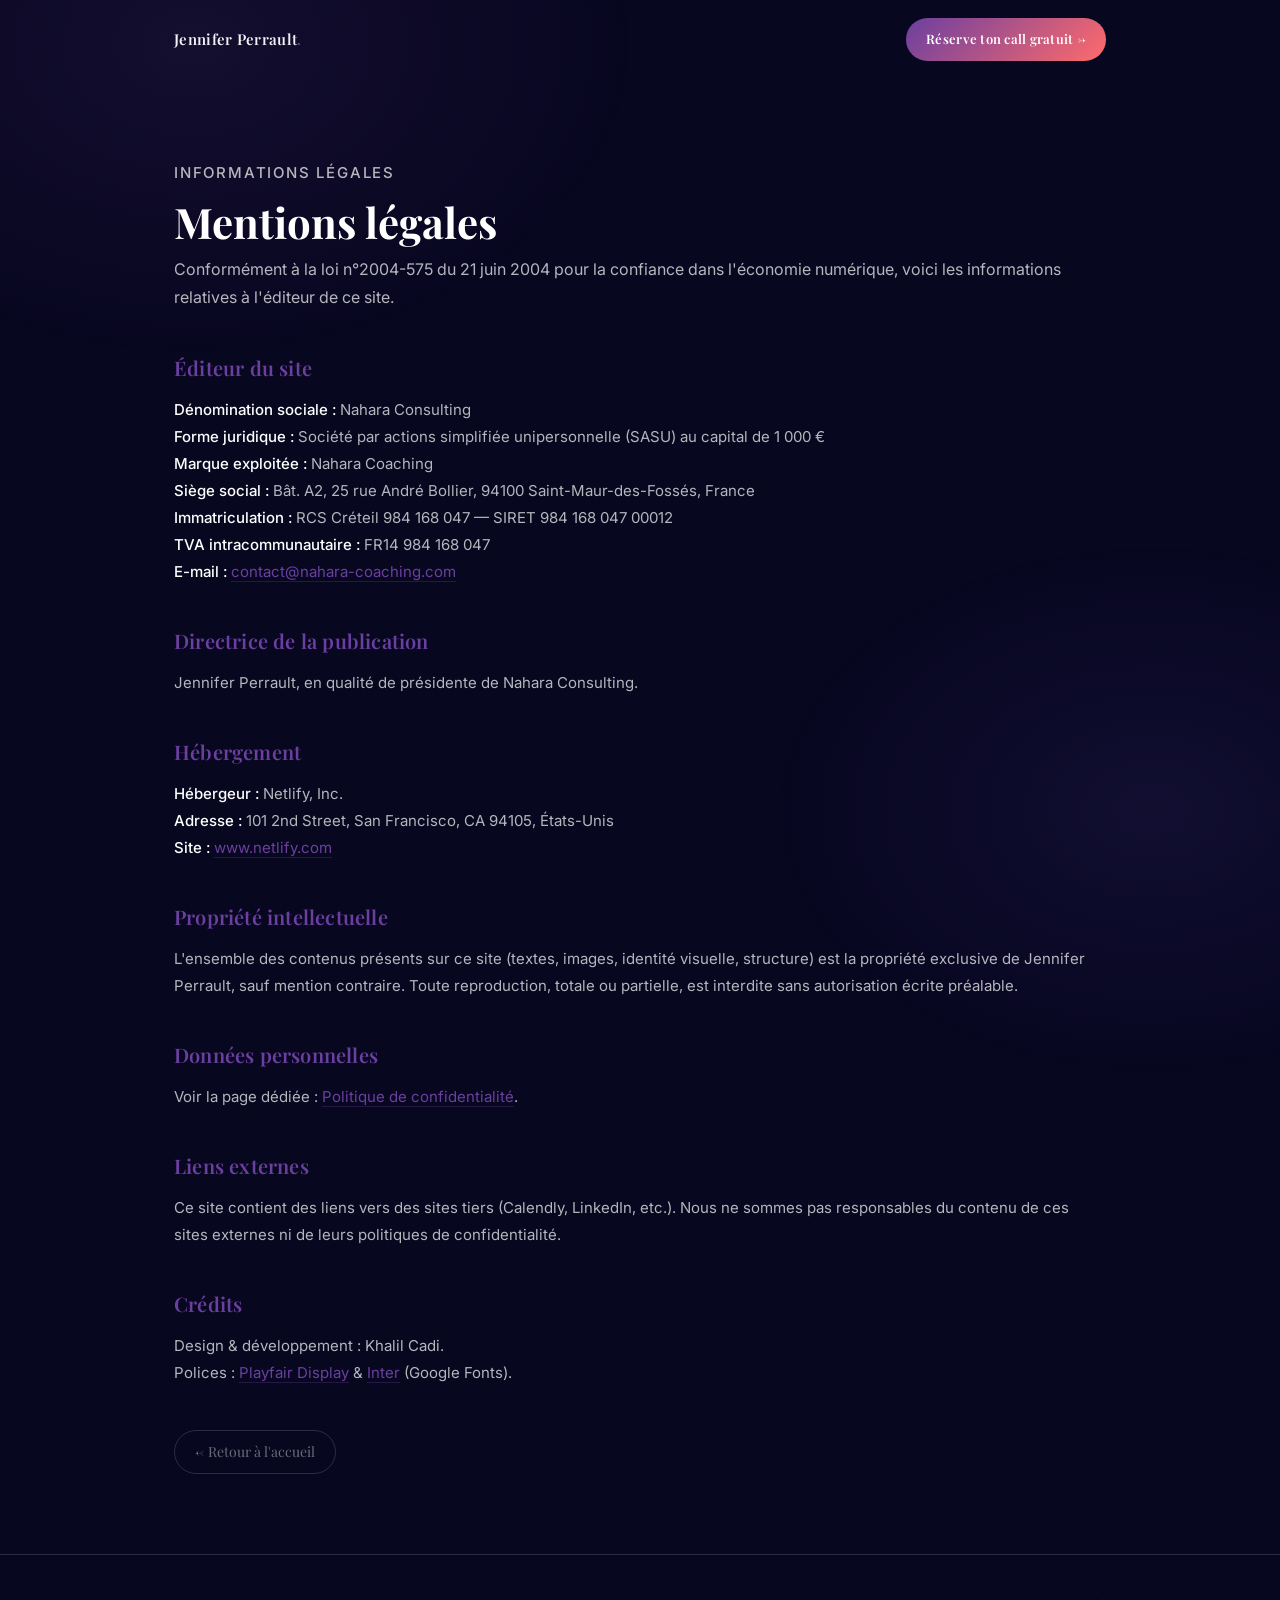
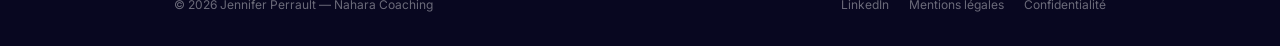
<file: mentions-legales.html>
<!DOCTYPE html>
<html lang="fr">
<head>
<meta charset="UTF-8" />
<meta name="viewport" content="width=device-width, initial-scale=1.0" />
<title>Mentions légales — Jennifer Perrault · Nahara Coaching</title>
<meta name="description" content="Mentions légales du site Nahara Coaching — Jennifer Perrault." />
<meta name="robots" content="noindex, follow" />
<meta name="theme-color" content="#080720" />
<link rel="icon" type="image/svg+xml" href="assets/img/favicon.svg" />
<link rel="preconnect" href="https://fonts.googleapis.com" />
<link rel="preconnect" href="https://fonts.gstatic.com" crossorigin />
<link href="https://fonts.googleapis.com/css2?family=Playfair+Display:wght@400;500;600;700&family=Inter:wght@300;400;500;600&display=swap" rel="stylesheet" />
<link rel="stylesheet" href="assets/css/styles.css" />
</head>
<body>

<header class="site-header" id="siteHeader">
  <div class="header-inner">
    <a href="index.html" class="logo">Jennifer Perrault<span>.</span></a>
    <a href="https://calendly.com/jennifer-perrault/coaching-offert-tes-reflexes-sous-pression" class="header-cta" target="_blank" rel="noopener">
      <span class="header-cta-full">Réserve ton call gratuit</span>
      <span aria-hidden="true">→</span>
    </a>
  </div>
</header>

<main>
  <section class="content-page">
    <div class="container">
      <p class="eyebrow">Informations légales</p>
      <h1>Mentions légales</h1>
      <p class="lead">Conformément à la loi n°2004-575 du 21 juin 2004 pour la confiance dans l'économie numérique, voici les informations relatives à l'éditeur de ce site.</p>

      <h2>Éditeur du site</h2>
      <p>
        <strong>Dénomination sociale :</strong> Nahara Consulting<br>
        <strong>Forme juridique :</strong> Société par actions simplifiée unipersonnelle (SASU) au capital de 1 000 €<br>
        <strong>Marque exploitée :</strong> Nahara Coaching<br>
        <strong>Siège social :</strong> Bât. A2, 25 rue André Bollier, 94100 Saint-Maur-des-Fossés, France<br>
        <strong>Immatriculation :</strong> RCS Créteil 984 168 047 — SIRET 984 168 047 00012<br>
        <strong>TVA intracommunautaire :</strong> FR14 984 168 047<br>
        <strong>E-mail :</strong> <a href="mailto:contact@nahara-coaching.com">contact@nahara-coaching.com</a>
      </p>

      <h2>Directrice de la publication</h2>
      <p>Jennifer Perrault, en qualité de présidente de Nahara Consulting.</p>

      <h2>Hébergement</h2>
      <p>
        <strong>Hébergeur :</strong> Netlify, Inc.<br>
        <strong>Adresse :</strong> 101 2nd Street, San Francisco, CA 94105, États-Unis<br>
        <strong>Site :</strong> <a href="https://www.netlify.com" target="_blank" rel="noopener">www.netlify.com</a>
      </p>

      <h2>Propriété intellectuelle</h2>
      <p>L'ensemble des contenus présents sur ce site (textes, images, identité visuelle, structure) est la propriété exclusive de Jennifer Perrault, sauf mention contraire. Toute reproduction, totale ou partielle, est interdite sans autorisation écrite préalable.</p>

      <h2>Données personnelles</h2>
      <p>Voir la page dédiée : <a href="confidentialite.html">Politique de confidentialité</a>.</p>

      <h2>Liens externes</h2>
      <p>Ce site contient des liens vers des sites tiers (Calendly, LinkedIn, etc.). Nous ne sommes pas responsables du contenu de ces sites externes ni de leurs politiques de confidentialité.</p>

      <h2>Crédits</h2>
      <p>
        Design &amp; développement : Khalil Cadi.<br>
        Polices : <a href="https://fonts.google.com/specimen/Playfair+Display" target="_blank" rel="noopener">Playfair Display</a> &amp; <a href="https://fonts.google.com/specimen/Inter" target="_blank" rel="noopener">Inter</a> (Google Fonts).
      </p>

      <a href="index.html" class="back">← Retour à l'accueil</a>
    </div>
  </section>
</main>

<footer>
  <div class="footer-inner">
    <div>© <span id="year">2026</span> Jennifer Perrault — Nahara Coaching</div>
    <div class="footer-links">
      <a href="https://www.linkedin.com/in/jennifer-perrault-coach/" target="_blank" rel="noopener">LinkedIn</a>
      <a href="mentions-legales.html">Mentions légales</a>
      <a href="confidentialite.html">Confidentialité</a>
    </div>
  </div>
</footer>

<script src="assets/js/main.js" defer></script>
</body>
</html>
</file>
<file: assets/css/styles.css>
/* =========================================================
   Jennifer Perrault — Nahara Coaching
   Landing page d'offre
   Tokens : strictement issus de brand-tokens.json (verbatim)
   ========================================================= */

:root {
  --bg: #080720;
  --bg2: #0f0d35;
  --coral: #6B3FA0;
  --coral-light: #9B6FCF;
  --gold: #FFE66D;
  --white: #ffffff;
  --white70: rgba(255, 255, 255, 0.7);
  --white40: rgba(255, 255, 255, 0.4);
  --white15: rgba(255, 255, 255, 0.15);
  --white08: rgba(255, 255, 255, 0.08);
  --radius: 20px;
  --radius-sm: 12px;
  --card-gradient: linear-gradient(135deg, #FFE66D 0%, #FF6B6B 100%);
  --btn-gradient: linear-gradient(135deg, var(--coral), #FF6B6B);
  --shadow-cta: 0 8px 30px rgba(107, 63, 160, 0.4);
}

* { box-sizing: border-box; margin: 0; padding: 0; }
html { scroll-behavior: smooth; }

body {
  font-family: 'Inter', sans-serif;
  color: var(--white);
  background: var(--bg);
  min-height: 100vh;
  overflow-x: hidden;
  line-height: 1.6;
  -webkit-font-smoothing: antialiased;
  -moz-osx-font-smoothing: grayscale;
}

body::before {
  content: '';
  position: fixed;
  top: -30%;
  left: -20%;
  width: 70%;
  height: 70%;
  background: radial-gradient(ellipse, rgba(107, 63, 160, 0.12) 0%, transparent 70%);
  pointer-events: none;
  z-index: 0;
}
body::after {
  content: '';
  position: fixed;
  bottom: -20%;
  right: -20%;
  width: 60%;
  height: 60%;
  background: radial-gradient(ellipse, rgba(100, 80, 200, 0.1) 0%, transparent 70%);
  pointer-events: none;
  z-index: 0;
}

a { color: inherit; text-decoration: none; }
img { max-width: 100%; display: block; }

::selection { background: var(--coral); color: var(--white); }
:focus-visible { outline: 2px solid var(--coral); outline-offset: 3px; border-radius: 4px; }

.skip-link {
  position: absolute;
  left: -9999px;
  top: 0;
  background: var(--coral);
  color: var(--white);
  padding: 0.75rem 1rem;
  z-index: 200;
  font-family: 'Playfair Display', serif;
  font-size: 14px;
  border-radius: 0 0 8px 0;
}
.skip-link:focus { left: 0; }

/* ---------- Layout ---------- */
.container {
  max-width: 980px;
  margin: 0 auto;
  padding: 0 1.5rem;
  position: relative;
  z-index: 1;
}

section { padding: 5rem 0; position: relative; z-index: 1; }

.eyebrow {
  font-size: 11px;
  font-weight: 500;
  letter-spacing: 0.12em;
  text-transform: uppercase;
  color: var(--coral);
  margin-bottom: 1rem;
  display: inline-block;
}

.section-title {
  font-family: 'Playfair Display', serif;
  font-size: clamp(26px, 4.5vw, 38px);
  font-weight: 700;
  line-height: 1.2;
  color: var(--white);
  margin-bottom: 1.25rem;
}
.section-title span { color: var(--gold); }
.section-title em { font-style: normal; color: var(--coral); }

.section-sub {
  font-size: 16px;
  line-height: 1.75;
  color: var(--white70);
  max-width: 620px;
  margin-bottom: 2.5rem;
}

/* ---------- Header ---------- */
.site-header {
  position: sticky;
  top: 0;
  z-index: 100;
  transition: background 0.3s ease, border-color 0.3s ease, backdrop-filter 0.3s ease;
  border-bottom: 1px solid transparent;
}
.site-header.scrolled {
  background: rgba(8, 7, 32, 0.85);
  backdrop-filter: blur(14px);
  -webkit-backdrop-filter: blur(14px);
  border-bottom-color: var(--white15);
}
.header-inner {
  display: flex;
  align-items: center;
  justify-content: space-between;
  gap: 1rem;
  padding: 1.1rem 1.5rem;
  max-width: 980px;
  margin: 0 auto;
}
.logo {
  font-family: 'Playfair Display', serif;
  font-size: 15px;
  font-weight: 600;
  color: var(--white);
  letter-spacing: 0.02em;
  opacity: 0.95;
}
.logo span { color: var(--coral); }
.header-cta {
  font-family: 'Playfair Display', serif;
  font-size: 13px;
  font-weight: 600;
  letter-spacing: 0.02em;
  color: var(--white);
  padding: 0.7rem 1.25rem;
  border-radius: 50px;
  background: var(--btn-gradient);
  transition: transform 0.2s ease, box-shadow 0.2s ease;
  white-space: nowrap;
}
.header-cta:hover { transform: translateY(-2px); box-shadow: var(--shadow-cta); }

/* ---------- Buttons ---------- */
.btn {
  display: inline-flex;
  align-items: center;
  justify-content: center;
  gap: 0.4rem;
  font-family: 'Playfair Display', serif;
  font-size: 15px;
  font-weight: 600;
  letter-spacing: 0.02em;
  padding: 1rem 2rem;
  border-radius: 50px;
  border: none;
  cursor: pointer;
  transition: all 0.2s ease;
  text-align: center;
}
.btn-primary { background: var(--btn-gradient); color: var(--white); }
.btn-primary:hover { transform: translateY(-2px); box-shadow: var(--shadow-cta); }
.btn-secondary {
  background: transparent;
  color: var(--coral);
  border: 1px solid rgba(107, 63, 160, 0.4);
}
.btn-secondary:hover {
  background: rgba(107, 63, 160, 0.1);
  border-color: var(--coral);
  color: var(--white);
}
.btn-group { display: flex; flex-wrap: wrap; gap: 0.875rem; align-items: center; }
.micro { font-size: 12px; color: var(--white40); margin-top: 1rem; letter-spacing: 0.02em; }

/* ---------- Hero ---------- */
.hero { padding-top: 4rem; padding-bottom: 5rem; }
.hero h1 {
  font-family: 'Playfair Display', serif;
  font-size: clamp(34px, 6.5vw, 60px);
  font-weight: 700;
  line-height: 1.08;
  color: var(--white);
  margin-bottom: 1.5rem;
  max-width: 900px;
  letter-spacing: -0.01em;
}
.hero h1 .accent-gold { color: var(--gold); }
.hero h1 .accent-coral { color: var(--coral); }
.hero-sub {
  font-size: clamp(16px, 2vw, 19px);
  line-height: 1.7;
  color: var(--white70);
  max-width: 640px;
  margin-bottom: 2.5rem;
}

/* ---------- Identification ---------- */
.id-grid {
  display: grid;
  grid-template-columns: repeat(auto-fit, minmax(280px, 1fr));
  gap: 0.875rem;
  margin-bottom: 2rem;
}
.id-card {
  background: var(--white08);
  border: 1px solid var(--white15);
  border-radius: var(--radius-sm);
  padding: 1.25rem 1.375rem;
  font-size: 15px;
  line-height: 1.65;
  color: var(--white70);
  transition: all 0.25s ease;
}
.id-card:hover {
  background: rgba(107, 63, 160, 0.08);
  border-color: rgba(107, 63, 160, 0.4);
  color: var(--white);
  transform: translateX(4px);
}
.id-card::before {
  content: '→';
  color: var(--coral);
  font-weight: 600;
  margin-right: 0.55rem;
}
.id-transition {
  font-size: 15px;
  line-height: 1.75;
  color: var(--white70);
  max-width: 620px;
  margin-top: 1.5rem;
}

/* ---------- Problème ---------- */
.problem-grid { display: grid; grid-template-columns: 1fr; gap: 1.5rem; }
.tried-list {
  background: var(--white08);
  border: 1px solid var(--white15);
  border-radius: var(--radius-sm);
  padding: 1.5rem 1.625rem;
}
.tried-list h3 {
  font-family: 'Playfair Display', serif;
  font-size: 15px;
  font-weight: 600;
  color: var(--white);
  margin-bottom: 0.875rem;
  letter-spacing: 0.01em;
}
.tried-list ul { list-style: none; }
.tried-list li {
  font-size: 14px;
  line-height: 1.75;
  color: var(--white70);
  padding: 0.25rem 0 0.25rem 1.4rem;
  position: relative;
}
.tried-list li::before {
  content: '✗';
  position: absolute;
  left: 0;
  color: var(--coral);
  opacity: 0.7;
}
.reframe {
  background: var(--white08);
  border: 1px solid var(--white15);
  border-left: 3px solid var(--coral);
  border-radius: 0 var(--radius-sm) var(--radius-sm) 0;
  padding: 1.5rem 1.625rem;
}
.reframe-title {
  font-family: 'Playfair Display', serif;
  font-size: 14px;
  font-weight: 600;
  color: var(--coral);
  margin-bottom: 0.6rem;
  text-transform: uppercase;
  letter-spacing: 0.08em;
}
.reframe p {
  font-size: 15px;
  line-height: 1.75;
  color: var(--white70);
  margin-bottom: 0.75rem;
}
.reframe p:last-child { margin-bottom: 0; }
.reframe strong { color: var(--white); font-weight: 500; }
.cycle {
  margin-top: 1.5rem;
  display: flex;
  flex-wrap: wrap;
  gap: 0.5rem;
  align-items: center;
  font-size: 13px;
  letter-spacing: 0.06em;
  text-transform: uppercase;
  color: var(--white40);
  font-family: 'Playfair Display', serif;
}
.cycle span {
  padding: 0.4rem 0.85rem;
  border: 1px solid var(--white15);
  border-radius: 50px;
  color: var(--white70);
  background: var(--white08);
}
.cycle .arrow { border: none; background: transparent; padding: 0; color: var(--coral); }

/* ---------- Anti-sell ---------- */
.anti-sell { display: grid; grid-template-columns: 1fr 1fr; gap: 1.25rem; }
.anti-col {
  background: var(--white08);
  border: 1px solid var(--white15);
  border-radius: var(--radius-sm);
  padding: 1.625rem;
}
.anti-col.positive { border-color: rgba(107, 63, 160, 0.35); }
.anti-col h3 {
  font-family: 'Playfair Display', serif;
  font-size: 16px;
  font-weight: 600;
  margin-bottom: 1rem;
  color: var(--white);
}
.anti-col.positive h3 { color: var(--coral); }
.anti-col ul { list-style: none; }
.anti-col li {
  font-size: 14px;
  line-height: 1.75;
  color: var(--white70);
  padding: 0.3rem 0 0.3rem 1.4rem;
  position: relative;
}
.anti-col.negative li::before {
  content: '✗';
  position: absolute; left: 0;
  color: var(--white40);
}
.anti-col.positive li::before {
  content: '→';
  position: absolute; left: 0;
  color: var(--coral);
  font-weight: 600;
}
.anti-col strong { color: var(--white); font-weight: 500; }

/* ---------- Méthode ---------- */
.pillars {
  display: grid;
  grid-template-columns: repeat(3, 1fr);
  gap: 1.25rem;
  margin-bottom: 3rem;
}
.pillar {
  background: var(--white08);
  border: 1px solid var(--white15);
  border-radius: var(--radius-sm);
  padding: 1.75rem;
  transition: all 0.25s ease;
}
.pillar:hover { border-color: rgba(107, 63, 160, 0.4); transform: translateY(-3px); }
.pillar-num {
  font-family: 'Playfair Display', serif;
  font-size: 11px;
  font-weight: 500;
  letter-spacing: 0.12em;
  text-transform: uppercase;
  color: var(--coral);
  margin-bottom: 0.875rem;
}
.pillar h3 {
  font-family: 'Playfair Display', serif;
  font-size: 18px;
  font-weight: 600;
  color: var(--white);
  margin-bottom: 0.75rem;
  line-height: 1.3;
}
.pillar p { font-size: 14px; line-height: 1.7; color: var(--white70); }

.session-block {
  background: var(--card-gradient);
  border-radius: var(--radius);
  padding: 2rem 2rem 1.75rem;
  color: rgba(8, 7, 32, 0.88);
  margin-bottom: 1.5rem;
}
.session-block h3 {
  font-family: 'Playfair Display', serif;
  font-size: 18px;
  font-weight: 700;
  color: var(--bg);
  margin-bottom: 1rem;
}
.session-flow {
  display: flex;
  flex-wrap: wrap;
  gap: 0.5rem;
  align-items: center;
  margin-bottom: 1rem;
  font-family: 'Playfair Display', serif;
  font-size: 13px;
  font-weight: 500;
  letter-spacing: 0.02em;
}
.session-flow span {
  padding: 0.45rem 0.9rem;
  background: rgba(8, 7, 32, 0.12);
  border-radius: 50px;
  color: var(--bg);
}
.session-flow .arrow { background: transparent; padding: 0; color: var(--bg); opacity: 0.55; font-weight: 700; }
.session-block p { font-size: 14px; line-height: 1.75; color: rgba(8, 7, 32, 0.78); }
.between-sessions {
  background: var(--white08);
  border: 1px solid var(--white15);
  border-left: 3px solid var(--coral);
  border-radius: 0 var(--radius-sm) var(--radius-sm) 0;
  padding: 1.25rem 1.5rem;
  margin-bottom: 2.5rem;
}
.between-sessions h4 {
  font-family: 'Playfair Display', serif;
  font-size: 14px;
  font-weight: 600;
  color: var(--coral);
  margin-bottom: 0.5rem;
}
.between-sessions p { font-size: 14px; line-height: 1.75; color: var(--white70); }
.between-sessions strong { color: var(--white); font-weight: 500; }

/* ---------- Résultats ---------- */
.results-grid {
  display: grid;
  grid-template-columns: 1fr 1fr;
  gap: 1.25rem;
  margin-bottom: 2rem;
}
.result-col {
  background: var(--white08);
  border: 1px solid var(--white15);
  border-radius: var(--radius-sm);
  padding: 1.75rem;
}
.result-col h3 {
  font-family: 'Playfair Display', serif;
  font-size: 13px;
  font-weight: 600;
  letter-spacing: 0.1em;
  text-transform: uppercase;
  margin-bottom: 1.25rem;
}
.result-col.before h3 { color: var(--white40); }
.result-col.after h3 { color: var(--coral); }
.result-col ul { list-style: none; }
.result-col li {
  font-size: 14px;
  line-height: 1.7;
  padding: 0.4rem 0 0.4rem 1.5rem;
  position: relative;
}
.result-col.before li {
  color: var(--white40);
  text-decoration: line-through;
  text-decoration-color: rgba(255, 255, 255, 0.25);
}
.result-col.after li { color: var(--white70); }
.result-col.before li::before {
  content: '—';
  position: absolute; left: 0;
  color: var(--white40);
}
.result-col.after li::before {
  content: '→';
  position: absolute; left: 0;
  color: var(--coral);
  font-weight: 600;
}
.anti-promise {
  background: linear-gradient(135deg, rgba(107, 63, 160, 0.12), rgba(255, 230, 109, 0.12));
  border: 1px solid rgba(107, 63, 160, 0.3);
  border-radius: var(--radius);
  padding: 1.75rem 2rem;
  margin-top: 1.5rem;
}
.anti-promise h4 {
  font-family: 'Playfair Display', serif;
  font-size: 14px;
  font-weight: 600;
  color: var(--white);
  margin-bottom: 0.875rem;
  letter-spacing: 0.02em;
}
.anti-promise p, .anti-promise li {
  font-size: 14px;
  line-height: 1.75;
  color: var(--white70);
}
.anti-promise .not-promise-label { margin-top: 1rem; color: var(--white); font-weight: 500; }
.anti-promise ul { list-style: none; margin-top: 0.5rem; }
.anti-promise li { padding-left: 1.4rem; position: relative; }
.anti-promise li::before {
  content: '✗';
  position: absolute; left: 0;
  color: var(--coral);
  opacity: 0.6;
}
.anti-promise em { font-style: italic; color: var(--white); }

/* ---------- Témoignages ---------- */
.testimonials { display: grid; grid-template-columns: repeat(2, 1fr); gap: 1.25rem; }
.testimonial {
  background: var(--white08);
  border: 1px solid var(--white15);
  border-radius: var(--radius-sm);
  padding: 1.75rem;
  transition: all 0.25s ease;
}
.testimonial:hover { border-color: rgba(107, 63, 160, 0.3); }
.testimonial-quote {
  font-size: 15px;
  line-height: 1.75;
  color: var(--white);
  margin-bottom: 1.25rem;
  font-style: italic;
}
.testimonial-quote::before {
  content: '“';
  color: var(--coral);
  font-family: 'Playfair Display', serif;
  font-size: 32px;
  line-height: 0;
  display: inline-block;
  transform: translateY(8px);
  margin-right: 4px;
}
.testimonial-author {
  font-family: 'Playfair Display', serif;
  font-size: 14px;
  font-weight: 600;
  color: var(--coral);
  letter-spacing: 0.01em;
}
.testimonial-role {
  font-size: 12px;
  color: var(--white40);
  margin-top: 0.15rem;
  letter-spacing: 0.02em;
}

/* ---------- Offres ---------- */
.offers { display: grid; grid-template-columns: 1fr 1fr; gap: 1.25rem; margin-bottom: 2rem; }
.offer {
  background: var(--white08);
  border: 1px solid var(--white15);
  border-radius: var(--radius);
  padding: 2rem;
  position: relative;
  display: flex;
  flex-direction: column;
  transition: all 0.25s ease;
}
.offer:hover { transform: translateY(-3px); }
.offer.featured {
  border-color: var(--coral);
  background: linear-gradient(135deg, rgba(107, 63, 160, 0.10), rgba(255, 230, 109, 0.06));
  box-shadow: 0 0 0 1px rgba(107, 63, 160, 0.2);
}
.offer-badge {
  position: absolute;
  top: -12px;
  right: 1.75rem;
  background: var(--btn-gradient);
  color: var(--white);
  font-family: 'Playfair Display', serif;
  font-size: 11px;
  font-weight: 600;
  letter-spacing: 0.1em;
  text-transform: uppercase;
  padding: 0.4rem 0.9rem;
  border-radius: 50px;
}
.offer-eyebrow {
  font-family: 'Playfair Display', serif;
  font-size: 11px;
  font-weight: 500;
  letter-spacing: 0.12em;
  text-transform: uppercase;
  color: var(--coral);
  margin-bottom: 0.75rem;
}
.offer h3 {
  font-family: 'Playfair Display', serif;
  font-size: 24px;
  font-weight: 700;
  color: var(--white);
  margin-bottom: 0.4rem;
  line-height: 1.2;
}
.offer-tagline { font-size: 14px; color: var(--white70); margin-bottom: 1.25rem; font-style: italic; }
.offer-duration {
  font-family: 'Playfair Display', serif;
  font-size: 13px;
  color: var(--gold);
  margin-bottom: 1.5rem;
  letter-spacing: 0.04em;
}
.offer ul { list-style: none; margin-bottom: 2rem; flex-grow: 1; }
.offer li {
  font-size: 14px;
  line-height: 1.7;
  color: var(--white70);
  padding: 0.4rem 0 0.4rem 1.4rem;
  position: relative;
}
.offer li::before {
  content: '→';
  position: absolute; left: 0;
  color: var(--coral);
  font-weight: 600;
}
.offer .btn { width: 100%; }

.offer-common {
  background: var(--white08);
  border: 1px solid var(--white15);
  border-radius: var(--radius);
  padding: 1.75rem 2rem;
  text-align: center;
}
.offer-common h4 {
  font-family: 'Playfair Display', serif;
  font-size: 13px;
  font-weight: 600;
  color: var(--coral);
  letter-spacing: 0.1em;
  text-transform: uppercase;
  margin-bottom: 0.75rem;
}
.offer-common p {
  font-size: 14px;
  line-height: 1.75;
  color: var(--white70);
  margin-bottom: 0.5rem;
}
.offer-common p:last-child { margin-bottom: 0; }
.scarcity {
  display: inline-block;
  margin-top: 1rem;
  padding: 0.45rem 1rem;
  border: 1px solid rgba(107, 63, 160, 0.4);
  border-radius: 50px;
  font-family: 'Playfair Display', serif;
  font-size: 12px;
  font-weight: 500;
  letter-spacing: 0.06em;
  text-transform: uppercase;
  color: var(--coral);
}

/* ---------- About ---------- */
.about {
  display: grid;
  grid-template-columns: 240px 1fr;
  gap: 2.5rem;
  align-items: start;
}
.about-photo {
  aspect-ratio: 1 / 1;
  background: var(--card-gradient);
  border-radius: var(--radius);
  display: flex;
  align-items: center;
  justify-content: center;
  font-family: 'Playfair Display', serif;
  font-size: 64px;
  font-weight: 700;
  color: var(--bg);
  letter-spacing: -0.02em;
  position: relative;
  overflow: hidden;
}
.about-photo::after {
  content: '';
  position: absolute;
  inset: 0;
  background: radial-gradient(ellipse at top right, rgba(255,255,255,0.2), transparent 60%);
}
.about-photo img {
  width: 100%;
  height: 100%;
  object-fit: cover;
  position: relative;
  z-index: 1;
}
.about-text p {
  font-size: 15px;
  line-height: 1.8;
  color: var(--white70);
  margin-bottom: 1.1rem;
}
.about-text p strong { color: var(--white); font-weight: 500; }
.badges { display: flex; flex-wrap: wrap; gap: 0.5rem; margin-top: 1.5rem; }
.badge {
  padding: 0.4rem 0.95rem;
  border: 1px solid var(--white15);
  border-radius: 50px;
  font-family: 'Playfair Display', serif;
  font-size: 12px;
  letter-spacing: 0.06em;
  color: var(--white70);
  background: var(--white08);
}
.badge strong { color: var(--coral); font-weight: 600; }

/* ---------- FAQ ---------- */
.faq-list { display: flex; flex-direction: column; gap: 0.75rem; }
.faq-item {
  background: var(--white08);
  border: 1px solid var(--white15);
  border-radius: var(--radius-sm);
  overflow: hidden;
  transition: border-color 0.2s ease;
}
.faq-item[open] { border-color: rgba(107, 63, 160, 0.4); }
.faq-item summary {
  font-family: 'Playfair Display', serif;
  font-size: 15px;
  font-weight: 600;
  color: var(--white);
  padding: 1.25rem 1.5rem;
  cursor: pointer;
  list-style: none;
  display: flex;
  justify-content: space-between;
  align-items: center;
  gap: 1rem;
  line-height: 1.4;
}
.faq-item summary::-webkit-details-marker { display: none; }
.faq-item summary::after {
  content: '+';
  color: var(--coral);
  font-family: 'Playfair Display', serif;
  font-size: 22px;
  font-weight: 400;
  transition: transform 0.2s ease;
  flex-shrink: 0;
}
.faq-item[open] summary::after { content: '−'; }
.faq-item .faq-answer {
  padding: 0 1.5rem 1.25rem;
  font-size: 14px;
  line-height: 1.75;
  color: var(--white70);
}
.faq-item .faq-answer p { margin-bottom: 0.5rem; }
.faq-item .faq-answer p:last-child { margin-bottom: 0; }
.faq-item .faq-answer em { color: var(--white); }

/* ---------- CTA final ---------- */
.final-cta {
  background: linear-gradient(135deg, rgba(107, 63, 160, 0.15), rgba(255, 230, 109, 0.15));
  border: 1px solid rgba(107, 63, 160, 0.3);
  border-radius: var(--radius);
  padding: 3rem 2rem;
  text-align: center;
  margin: 0 auto;
  max-width: 760px;
}
.final-cta h2 {
  font-family: 'Playfair Display', serif;
  font-size: clamp(24px, 4vw, 34px);
  font-weight: 700;
  line-height: 1.2;
  color: var(--white);
  margin-bottom: 1rem;
}
.final-cta h2 span { color: var(--gold); }
.final-cta h2 em { font-style: normal; color: var(--coral); }
.final-cta p {
  font-size: 15px;
  line-height: 1.75;
  color: var(--white70);
  max-width: 540px;
  margin: 0 auto 2rem;
}
.final-cta .btn-group { justify-content: center; }
.final-cta .micro { margin-top: 1.5rem; }

/* ---------- Intermediate CTA strip ---------- */
.cta-strip { text-align: center; margin-top: 2.5rem; }
.cta-strip .btn { min-width: 280px; }
.cta-strip .micro { display: block; }

/* ---------- Generic content page (mentions, confidentialité) ---------- */
.content-page {
  padding-top: 5rem;
  padding-bottom: 5rem;
}
.content-page h1 {
  font-family: 'Playfair Display', serif;
  font-size: clamp(28px, 5vw, 42px);
  font-weight: 700;
  line-height: 1.15;
  color: var(--white);
  margin-bottom: 0.5rem;
}
.content-page .lead {
  font-size: 16px;
  color: var(--white70);
  margin-bottom: 2.5rem;
}
.content-page h2 {
  font-family: 'Playfair Display', serif;
  font-size: 20px;
  font-weight: 600;
  color: var(--coral);
  margin: 2.5rem 0 0.75rem;
  letter-spacing: 0.01em;
}
.content-page h3 {
  font-family: 'Playfair Display', serif;
  font-size: 16px;
  font-weight: 600;
  color: var(--white);
  margin: 1.5rem 0 0.5rem;
}
.content-page p, .content-page li {
  font-size: 15px;
  line-height: 1.8;
  color: var(--white70);
  margin-bottom: 0.75rem;
}
.content-page ul { padding-left: 1.5rem; margin-bottom: 1rem; }
.content-page li { list-style: '— '; padding-left: 0.5rem; }
.content-page strong { color: var(--white); font-weight: 500; }
.content-page a { color: var(--coral); border-bottom: 1px solid rgba(107, 63, 160, 0.3); }
.content-page a:hover { border-bottom-color: var(--coral); }
.content-page .back {
  display: inline-block;
  margin-top: 2rem;
  font-family: 'Playfair Display', serif;
  font-size: 14px;
  color: var(--white40);
  border: 1px solid var(--white15);
  border-radius: 50px;
  padding: 0.6rem 1.25rem;
}
.content-page .back:hover { color: var(--white); border-color: var(--white40); }
.todo-note {
  background: linear-gradient(135deg, rgba(107, 63, 160, 0.10), rgba(255, 230, 109, 0.06));
  border: 1px dashed rgba(107, 63, 160, 0.4);
  border-radius: var(--radius-sm);
  padding: 1rem 1.25rem;
  margin: 1.5rem 0;
  font-size: 14px;
  color: var(--white70);
}
.todo-note strong { color: var(--coral); }

/* ---------- 404 ---------- */
.notfound {
  min-height: 70vh;
  display: flex;
  align-items: center;
  justify-content: center;
  text-align: center;
}
.notfound-inner h1 {
  font-family: 'Playfair Display', serif;
  font-size: clamp(60px, 14vw, 140px);
  font-weight: 700;
  color: var(--coral);
  line-height: 1;
  margin-bottom: 0.5rem;
  letter-spacing: -0.04em;
}
.notfound-inner p {
  font-size: 17px;
  color: var(--white70);
  margin-bottom: 2rem;
  max-width: 460px;
}

/* ---------- Footer ---------- */
footer {
  padding: 2.5rem 0 2rem;
  border-top: 1px solid var(--white15);
  font-size: 12px;
  color: var(--white40);
  position: relative;
  z-index: 1;
}
.footer-inner {
  max-width: 980px;
  margin: 0 auto;
  padding: 0 1.5rem;
  display: flex;
  flex-wrap: wrap;
  justify-content: space-between;
  gap: 1rem;
  align-items: center;
}
.footer-links { display: flex; gap: 1.25rem; flex-wrap: wrap; }
.footer-links a:hover { color: var(--coral); }

/* ---------- Reveal animation ---------- */
.reveal {
  opacity: 0;
  transform: translateY(18px);
  transition: opacity 0.7s ease, transform 0.7s ease;
}
.reveal.visible { opacity: 1; transform: translateY(0); }

@media (prefers-reduced-motion: reduce) {
  *, *::before, *::after {
    animation-duration: 0.01ms !important;
    transition-duration: 0.01ms !important;
  }
  .reveal { opacity: 1; transform: none; }
  html { scroll-behavior: auto; }
}

/* ---------- Responsive ---------- */
@media (max-width: 1024px) {
  .pillars { grid-template-columns: 1fr; }
}

@media (max-width: 768px) {
  section { padding: 4rem 0; }
  .anti-sell { grid-template-columns: 1fr; }
  .results-grid { grid-template-columns: 1fr; }
  .testimonials { grid-template-columns: 1fr; }
  .offers { grid-template-columns: 1fr; }
  .about { grid-template-columns: 1fr; gap: 1.75rem; }
  .about-photo { width: 200px; aspect-ratio: 1 / 1; }
}

@media (max-width: 480px) {
  .container, .header-inner, .footer-inner { padding-left: 1.125rem; padding-right: 1.125rem; }
  section { padding: 3.25rem 0; }
  .hero { padding-top: 2.5rem; padding-bottom: 3.5rem; }
  .header-cta { font-size: 12px; padding: 0.6rem 0.95rem; }
  .header-cta .header-cta-full { display: none; }
  .btn { padding: 0.95rem 1.5rem; font-size: 14px; width: 100%; }
  .btn-group { flex-direction: column; align-items: stretch; }
  .cta-strip .btn { min-width: 0; }
  .final-cta { padding: 2.25rem 1.25rem; }
  .session-block, .offer, .anti-col, .pillar, .testimonial, .result-col, .offer-common { padding: 1.5rem; }
  .session-flow { font-size: 12px; }
  .cycle { font-size: 11px; }
  .cycle span { padding: 0.35rem 0.7rem; }
}
</file>
